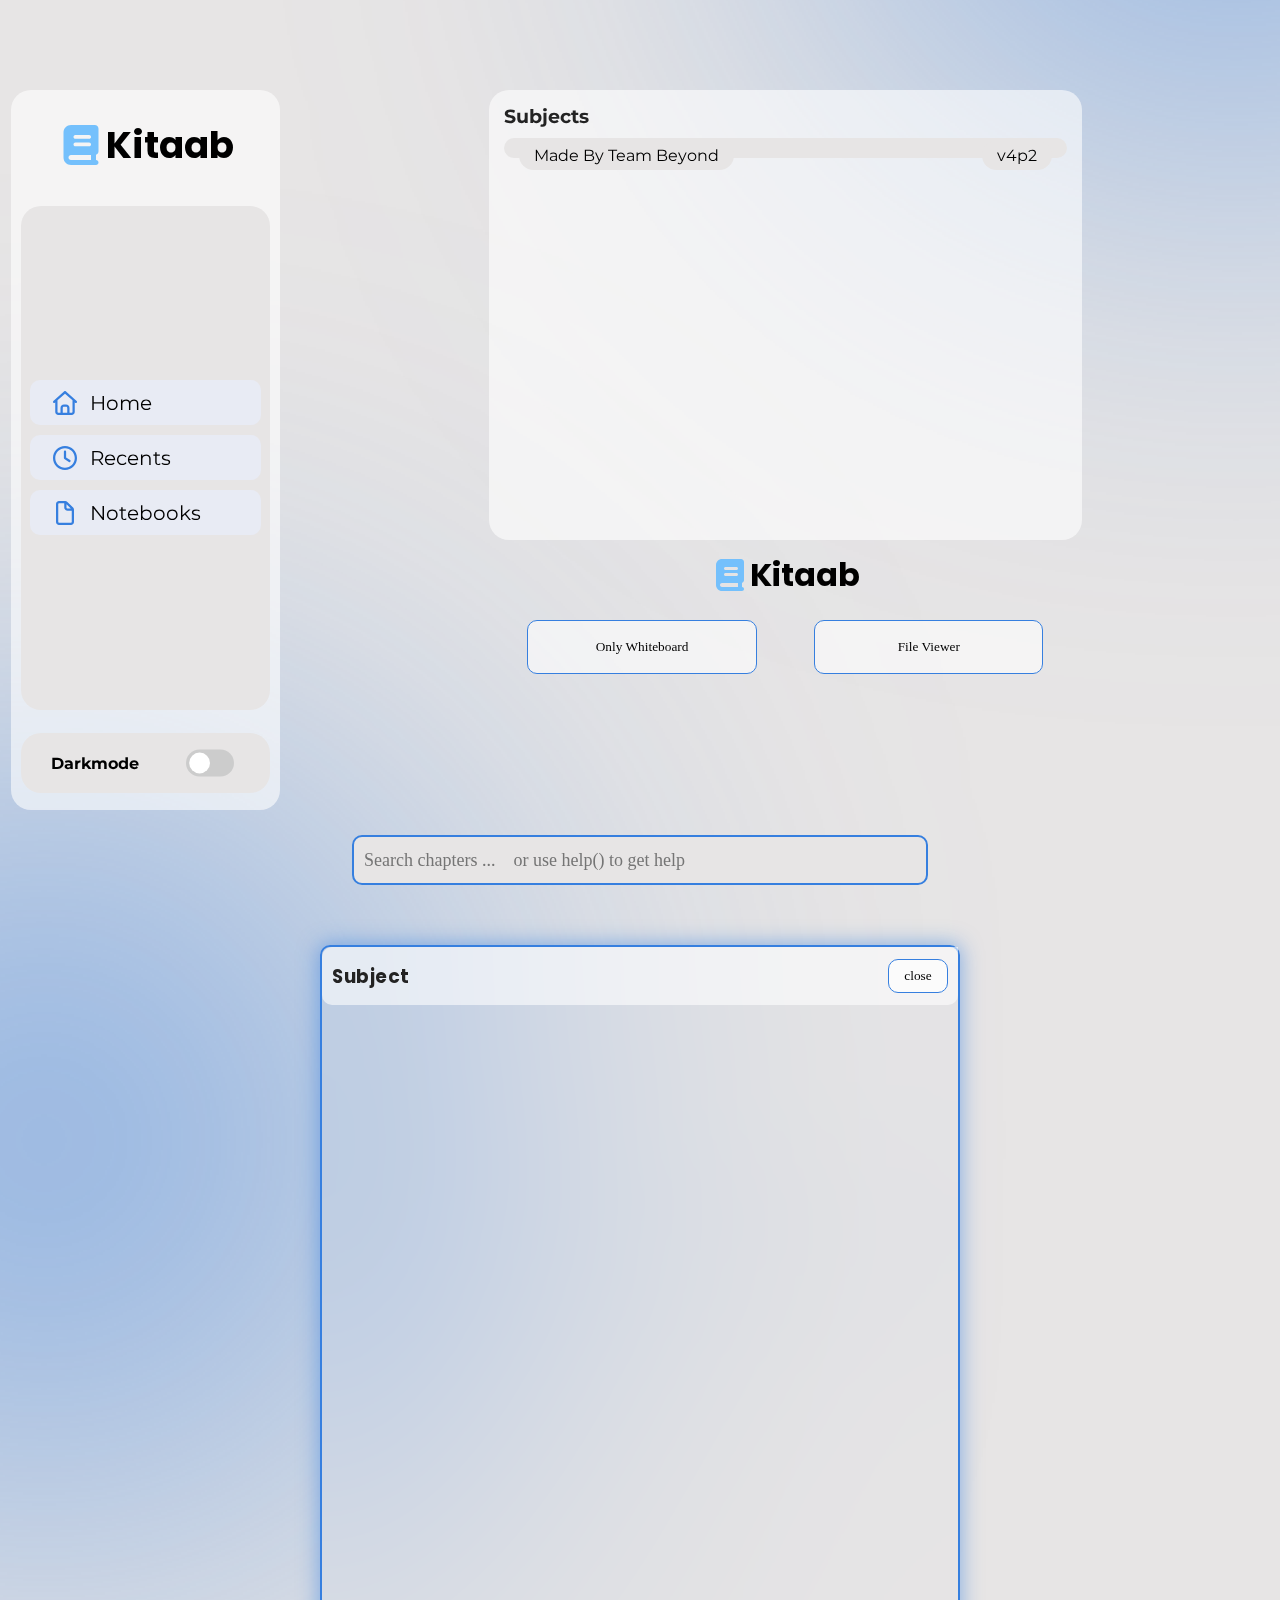
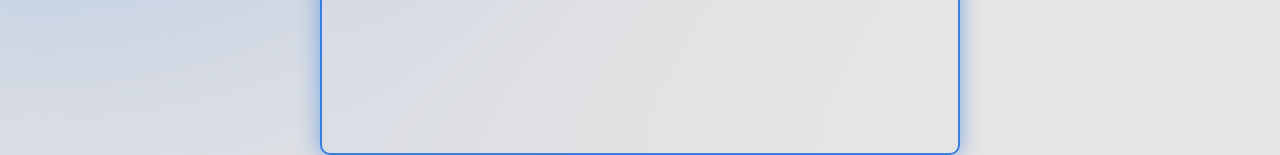
<file: index.html>
<!DOCTYPE html>
<html lang="en">

<head>
    <meta charset="UTF-8">
    <meta name="viewport" content="width=device-width, initial-scale=1.0">
    <title>Kitaab</title>
    <link rel="stylesheet" href="./index.css">
</head>

<body>
    <div class="ball ball1"></div>
    <div class="ball ball2"></div>
    <section class="nav">
        <nav>
            <header>
                <img src="./media/logo.svg">
                <h2>Kitaab</h2>
            </header>
            <ul>
                <li><a href="#"><img src="./media/home.svg" />Home</a></li>
                <li><a href="#"><img src="./media/recents.svg" />Recents</a></li>
                <li><a href="./notebook/notebook.html"><img src="./media/notebook.svg" />Notebooks</a></li>
            </ul>
            <div class="settings">
                <b><label for="toggleDarkMode">Darkmode </label></b>
                <label class="switch">
                    <input type="checkbox" id="toggleDarkMode">
                    <span class="slider round"></span>
                </label>
            </div>
        </nav>
    </section>
    <div class="chapterLists">
        <div class="headder">
            <h3>Subject </h3>
            <button class="closeList">close</button>
        </div>
        <div class="chapterListsContainer">

        </div>
    </div>
    <section class="main">
        <div class="subjects">
            <h3>Subjects </h3>
            <div class="books">
<!--  -->
            </div>
            <div class="credits">
                <p>Made By Team Beyond</p>
                <p>v4p2</p>
            </div>
        </div>
        <div class="branding">
            <img src="./media/logo.svg">
            <h1>Kitaab</h1>
        </div>
        <div class="buttons">
            <a href="./whiteboard.html" target="_blank"><button>Only Whiteboard</button></a>
            <a href="./file-viewer.html" target="_blank"><button>File Viewer</button></a>
        </div>
        <div class="suggestionContainer">
            <div class="suggestionInnerContainer">
            </div>
        </div>
        <div class="searchContainer">
            <input class="inputSearch" type="text" placeholder="Search chapters ...    or use help() to get help">
        </div>
    </section>
    <script src="./index.js"></script>
</body>

</html>
</file>
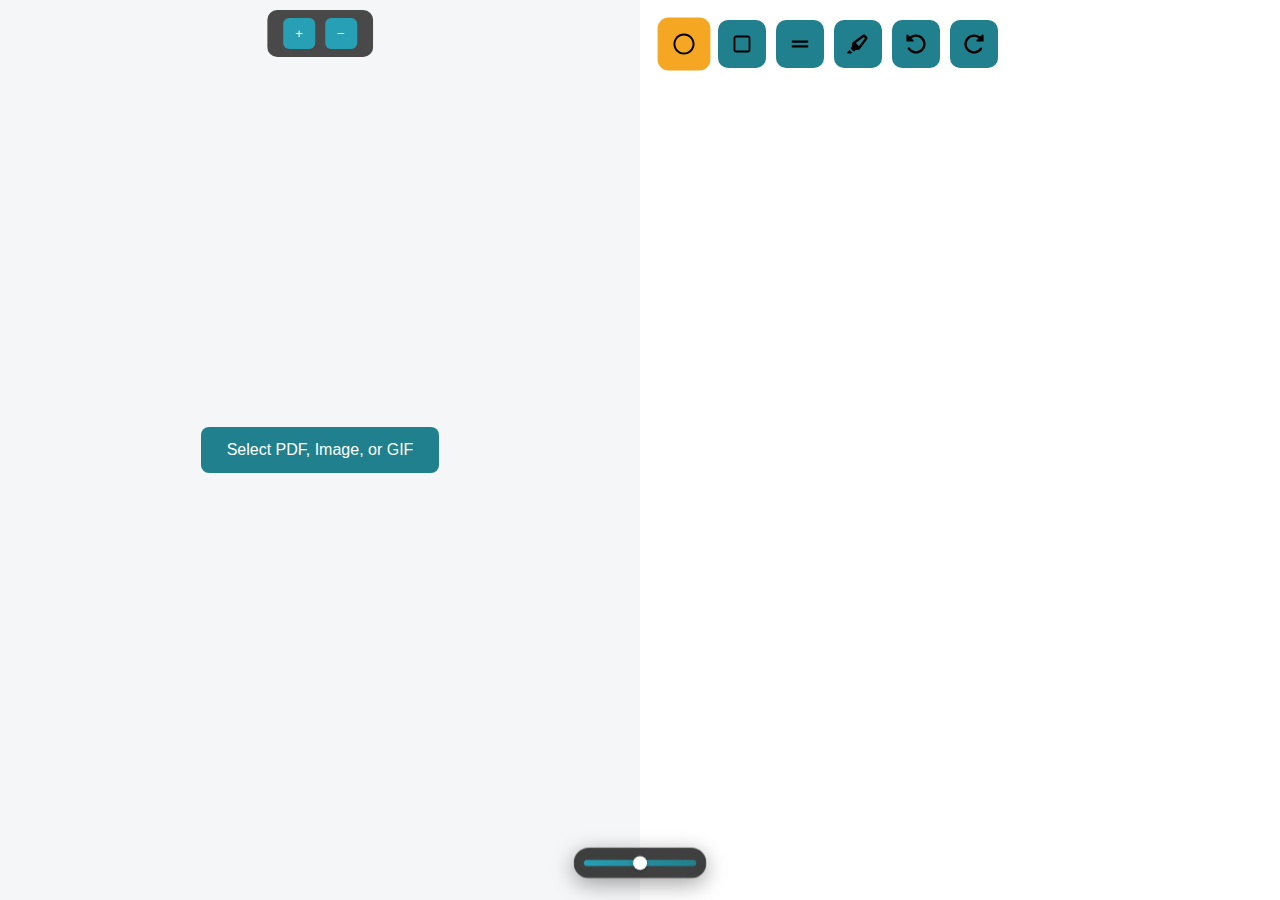
<file: file-viewer.html>
<!DOCTYPE html>
<html lang="en">

<head>
  <meta charset="UTF-8" />
  <meta name="viewport" content="width=device-width, initial-scale=1" />
  <title>Chapter</title>
  <style>
    body,
    html {
      margin: 0;
      padding: 0;
      width: 100%;
      height: 100%;
      overflow: hidden;
      display: flex;
      background: #f4f6f7;
      font-family: "Inter", system-ui, sans-serif;
    }

    .fileDiv {
      border: none;
      height: 100vh;
      width: 50vw;
      z-index: 1;
      transition: all 0.3s ease;

    }

    .whiteboard {
      width: 50vw;
      height: 100vh;
      background: #fff;
      position: absolute;
      right: 0;
      overflow: hidden;
      /* removed transition */
      z-index: 5;
      transition: all 0.3s ease;
    }

    /* ===== Floating Range Widget ===== */
    .rangeContainer {
      position: absolute;
      bottom: 15px;
      left: 50%;
      transform: translateX(-50%) scale(0.7);
      display: flex;
      justify-content: center;
      align-items: center;
      height: 26px;
      flex-direction: column;
      transition: all 0.4s ease;
      z-index: 1000;
      opacity: 1;
      background: rgba(0, 0, 0, 0.75);
      backdrop-filter: blur(12px);
      -webkit-backdrop-filter: blur(12px);
      border-radius: 25px;
      border: 1px solid rgba(255, 255, 255, 0.1);
      box-shadow: 0 8px 32px rgba(0, 0, 0, 0.37);
      color: #fff;
      padding: 8px 14px;
    }

    .rangeContainer.hidden {
      opacity: 0;
      transform: translate(-50%, 120px) scale(0.6);
      pointer-events: none;
      box-shadow: none;
    }

    .rangeContainer:hover {
      width: 500px;
      height: 125px;
      display: flex;
      justify-content: space-between;
      align-items: center;
      transform: translateY(5px) translateX(-50%) scale(0.7);
      padding: 10px;
    }

    .rangeContainer:hover>.divider {
      width: 470px;
      margin: 10px;
      margin-top: 20px;
    }

    .rangeContainer:hover>.divider::-webkit-slider-runnable-track {
      width: 470px;
      height: 25px;
      border-radius: 5px;
    }

    .rangeContainer:hover>.divider::-webkit-slider-thumb {
      width: 7.5px;
      height: 30px;
      margin-top: -2.5px;
      border-radius: 1px;
    }

    .rangeContainer:hover>.ratio-buttons {
      width: 100%;
      display: flex;
      justify-content: space-evenly;
    }

    .rangeContainer:hover>.ratio-buttons button {
      backdrop-filter: blur(12px);
      -webkit-backdrop-filter: blur(12px);
      border-radius: 50px;
      box-shadow: 0 8px 32px rgba(0, 0, 0, 0.37);
      color: #fff;
      background: transparent;
      padding: 20px 25px;
      font-family: "cascadia code";
      font-size: 18px;
    }

    /* Divider Styling */
    .divider {
      appearance: none;
      -webkit-appearance: none;
      width: 160px;
      height: 8px;
      background: #21808d;
      border-radius: 6px;
      outline: none;
      cursor: pointer;
      transition: all 0.4s ease;
      margin: 0 auto;
      display: block;
    }

    .divider::-webkit-slider-runnable-track {
      height: 8px;
      background: linear-gradient(90deg, #27a0b5, #21808d);
      border-radius: 10px;
    }

    .divider::-webkit-slider-thumb {
      -webkit-appearance: none;
      height: 20px;
      width: 20px;
      border-radius: 50%;
      background: #fff;
      margin-top: -6px;
      box-shadow: 0 2px 6px rgba(0, 0, 0, 0.3);
      transition: transform 0.2s ease, background 0.2s ease;
    }

    .divider::-webkit-slider-thumb:hover {
      transform: scale(1.2);
      background: #f5f5f5;
    }

    /* Ratio Buttons */
    .ratio-buttons {
      display: none;
      justify-content: center;
      gap: 12px;
      opacity: 0;
      pointer-events: none;
      transform: translateY(6px) scale(0.92);
      transition: all 0.3s ease;
      margin-left: 12px;
    }

    .rangeContainer:hover .ratio-buttons {
      opacity: 1;
      pointer-events: all;
      transform: translateY(0) scale(1);
      display: flex;
    }

    .ratio-buttons button {
      color: #fff;
      border: none;
      padding: 12px 20px;
      border-radius: 10px;
      font-size: 15px;
      cursor: pointer;
      transition: all 0.25s ease;
      box-shadow: 0 3px 10px rgba(0, 0, 0, 0.25);
    }

    .ratio-buttons button:hover {
      background: #27a0b5;
      transform: scale(1.1);
    }

    /* ==== Tools ==== */
    .tools {
      position: absolute;
      top: 20px;
      left: 20px;
      display: flex;
      flex-direction: row;
      gap: 10px;
      z-index: 30;
    }

    .tools button {
      background: #21808d;
      border: none;
      padding: 12px;
      border-radius: 10px;
      cursor: pointer;
      transition: all 0.25s ease;
      display: flex;
      justify-content: center;
      align-items: center;
    }

    .tools button.active {
      background: #f5a623;
      transform: scale(1.1);
    }

    .tools button:hover {
      background: #27a0b5;
      transform: scale(1.1);
    }

    /* Highlighter menu */
    .tool-with-menu {
      position: relative;
      display: inline-block;
    }

    .highlighter-menu {
      position: absolute;
      top: calc(100% + 8px);
      left: 50%;
      transform: translateX(-50%) translateY(-6px) scale(0.985);
      min-width: 240px;
      opacity: 0;
      pointer-events: none;
      background: rgba(0, 0, 0, 0.65);
      backdrop-filter: blur(10px);
      -webkit-backdrop-filter: blur(10px);
      border-radius: 12px;
      border: 1px solid rgba(255, 255, 255, 0.08);
      box-shadow: 0 10px 30px rgba(0, 0, 0, 0.35);
      padding: 10px 14px;
      z-index: 2000;
      transition: opacity 190ms ease, transform 230ms cubic-bezier(.2,.9,.3,1);
    }

    /* show via class so JS can control linger and animation */
    .tool-with-menu.open .highlighter-menu,
    .tool-with-menu.animating .highlighter-menu,
    /* also show on CSS hover so the menu appears when hovering the button */
    .tool-with-menu:hover .highlighter-menu {
      opacity: 1;
      pointer-events: auto;
      transform: translateX(-50%) translateY(0) scale(1);
    }


    .highlighter-menu .controls {
      display: flex;
      gap: 8px;
      align-items: center;
    }

    .highlighter-color {
      width: 38px;
      height: 30px;
      border: 0;
      padding:0;
      background: none;
      border-radius:10px;
    }

    .hl-size {
      width: 150px;
    }

    /* Brush size range mimics the main divider look */
    .hl-size[type="range"] {
      appearance: none;
      -webkit-appearance: none;
      height: 8px;
      background: #21808d;
      border-radius: 6px;
    }

    .hl-size[type="range"]::-webkit-slider-runnable-track {
      height:   8px;
      background: linear-gradient(90deg, #27a0b5, #21808d);
      border-radius: 10px;
    }

    .hl-size[type="range"]::-webkit-slider-thumb {
      -webkit-appearance: none;
      height: 20px;
      width: 7.5px;
      border-radius:1px;
      background: #fff;
      margin-top: -6px;
      box-shadow: 0 2px 6px rgba(0, 0, 0, 0.3);
    }

    /* Show the selected highlighter color only when active/hover/open */
    .tool-with-menu {
      --hl-color: #ffe34d;
    }

    .tool-with-menu.open>button,
    .tool-with-menu:hover>button,
    .tool-with-menu>button.active {
      background: var(--hl-color);
    }

    .tools button img {
      width: 24px;
      height: 24px;
    }

    canvas {
      position: absolute;
      top: 0;
      left: 0;
      width: 100%;
      height: 100%;
      user-select: none;
    }

    #highlightCanvas {
      z-index: 1;
      width: 100%;
      height: 100%;
    }

    #shapeCanvas {
      z-index: 2;
      width: 100%;
      height: 100%;
    }

    #previewCanvas {
      z-index: 3;
      pointer-events: none;
      width: 100%;
      height: 100%;
    }
  </style>
</head>

<body>
  <div class="rangeContainer">
    <input type="range" class="divider" min="0" max="100" value="50" />
    <div class="ratio-buttons">
      <button data-ratio="25">1:3</button>
      <button data-ratio="33">1:2</button>
      <button data-ratio="50">1:1</button>
      <button data-ratio="66">2:1</button>
      <button data-ratio="75">3:1</button>
    </div>
  </div>

  <div class="fileDiv" id="fileDiv" style="position: relative;">
    <div id="fileInputContainer" style="display:flex;justify-content:center;align-items:center;height:100%;">
      <input type="file" id="fileInput" accept=".pdf,image/*" style="display:none;">
      <label for="fileInput" id="fileInputLabel" style="
        background:#21808d;
        color:white;
        padding:14px 26px;
        border-radius:8px;
        cursor:pointer;
        font-size:16px;
        font-family:'Inter',sans-serif;
        transition:all 0.3s ease;">
        Select PDF, Image, or GIF
      </label>
    </div>

    <!-- Hidden ribbon, shown only for images -->
    <div id="imgRibbon" style="
      display:none;
      position:absolute;
      top:10px;
      left:50%;
      transform: translateX(-50%);
      background:rgba(0,0,0,0.7);
      backdrop-filter:blur(8px);
      color:white;
      padding:8px 16px;
      border-radius:10px;
      z-index:10;
      font-family:'Inter',sans-serif;
      display:flex;
      gap:10px;
      align-items:center;">
      <button id="zoomInBtn" style="background:#27a0b5;border:none;padding:8px 12px;border-radius:6px;color:white;cursor:pointer;">+</button>
      <button id="zoomOutBtn" style="background:#27a0b5;border:none;padding:8px 12px;border-radius:6px;color:white;cursor:pointer;">−</button>
    </div>
  </div>


  <div class="whiteboard">
    <div class="tools">
      <button data-tool="circle" class="active"><img src="./media/circle-regular-full (1).svg" alt="Circle" /></button>
      <button data-tool="square"><img src="./media/square-regular-full.svg" alt="Square" /></button>
      <button data-tool="line"><img src="./media/grip-lines-solid-full.svg" alt="Line" /></button>
      <span class="tool-with-menu">
        <button data-tool="highlighter" id="hlBtn"><img src="./media/highlighter-solid-full.svg" alt="Highlighter" /></button>
        <div class="highlighter-menu" id="hlMenu">
          <div class="controls">
            <input type="color" id="hlColor" class="highlighter-color" value="#ffe34d" />
            <input type="range" id="hlSize" class="hl-size" min="4" max="60" value="18" />
          </div>  
        </div>
      </span>
      <button id="undoBtn"><img src="./media/rotate-left-solid-full.svg" alt="Undo" /></button>
      <button id="redoBtn"><img src="./media/rotate-right-solid-full.svg" alt="Redo" /></button>
    </div>
    <canvas id="highlightCanvas"></canvas>
    <canvas id="shapeCanvas" width="100%" , height="100%"></canvas>
    <canvas id="previewCanvas"></canvas>
  </div>

  <script>

    // === Divider Logic ===
    const divider = document.querySelector(".divider");
    const pdf = document.querySelector(".fileDiv");
    const whiteboard = document.querySelector(".whiteboard");
    const canvas = document.querySelectorAll("canvas");
    const rangeContainer = document.querySelector(".rangeContainer");

    function updateSplit(value) {
      const percent = parseFloat(value);
      pdf.style.width = `${percent}vw`;
      whiteboard.style.width = `${100 - percent}vw`;
      canvas.forEach(c => c.style.width = `${100 - percent}vw`);
      resizeCanvases();
    }

    divider.addEventListener("input", () => updateSplit(divider.value));

    document.querySelectorAll(".ratio-buttons button").forEach(btn => {
      btn.addEventListener("click", () => {
        const value = parseInt(btn.dataset.ratio);
        divider.value = value;
        updateSplit(value);
      });
    });

    // === Inactivity Fade ===
    let inactivityTimer;
    function hideWidget() {
      rangeContainer.classList.add("hidden");
    }
    function showWidget() {
      rangeContainer.classList.remove("hidden");
      clearTimeout(inactivityTimer);
      inactivityTimer = setTimeout(hideWidget, 4000);
    }
    ["pointermove", "pointerdown", "keydown"].forEach(e =>
      window.addEventListener(e, showWidget)
    );
    const highlightCanvas = document.getElementById("highlightCanvas");
    const shapeCanvas = document.getElementById("shapeCanvas");
    const previewCanvas = document.getElementById("previewCanvas");

    const highlightCtx = highlightCanvas.getContext("2d");
    const shapeCtx = shapeCanvas.getContext("2d");
    const previewCtx = previewCanvas.getContext("2d");

    let drawing = false,
      startX = 0,
      startY = 0,
      currentTool = "circle";

    let history = [],
      redoStack = [];

    function resizeCanvases() {
      const w = whiteboard.clientWidth;
      const h = whiteboard.clientHeight;

      // Set actual pixel size (not just CSS)
      [highlightCanvas, shapeCanvas, previewCanvas].forEach(c => {
        c.width = w;
        c.height = h;
        c.style.width = w + "px";
        c.style.height = h + "px";
      });

      restoreHistory();
    }

    window.addEventListener("resize", resizeCanvases);
    resizeCanvases();

    function saveState() {
      const combined = document.createElement("canvas");
      combined.width = shapeCanvas.width;
      combined.height = shapeCanvas.height;
      const ctx = combined.getContext("2d");
      ctx.drawImage(highlightCanvas, 0, 0);
      ctx.drawImage(shapeCanvas, 0, 0);
      history.push(combined.toDataURL());
      redoStack = [];
      if (history.length > 100) history.shift();
    }

    function restoreHistory() {
      clearAll();
      if (!history.length) return;
      const img = new Image();
      img.onload = () => {
        shapeCtx.drawImage(img, 0, 0, shapeCanvas.width, shapeCanvas.height);
      };
      img.src = history[history.length - 1];
    }

    function clearAll() {
      [highlightCtx, shapeCtx, previewCtx].forEach(ctx =>
        ctx.clearRect(0, 0, shapeCanvas.width, shapeCanvas.height)
      );
    }

    // === Tool selection ===
    document.querySelectorAll(".tools button[data-tool]").forEach(btn => {
      btn.addEventListener("click", () => {
        currentTool = btn.dataset.tool;
        document.querySelectorAll(".tools button[data-tool]").forEach(b =>
          b.classList.remove("active")
        );
        btn.classList.add("active");
      });
    });

    // === Undo / Redo ===
    document.getElementById("undoBtn").addEventListener("click", () => {
      if (history.length > 1) {
        redoStack.push(history.pop());
        restoreHistory();
      }
    });

    document.getElementById("redoBtn").addEventListener("click", () => {
      if (redoStack.length) {
        history.push(redoStack.pop());
        restoreHistory();
      }
    });

    let isFreehand = false;

    // Pointer-based handlers are used (pointerdown/pointermove/pointerup) for touch/pen/mouse.
    let activePointerId = null;

    // highlighter controls
    const hlBtn = document.getElementById('hlBtn');
    const hlMenu = document.getElementById('hlMenu');
    const hlColor = document.getElementById('hlColor');
    const hlSize = document.getElementById('hlSize');
    // updateHlButton previously set an inline background on the button.
    // We use the CSS variable (--hl-color) instead and let CSS show the
    // color only when the wrapper is hovered/active/open. No inline style.
    // Toggle menu on click (helpful for touch devices)
    hlBtn.addEventListener('click', (ev) => {
      const wrapper = hlBtn.closest('.tool-with-menu');
      wrapper.classList.toggle('open');
      ev.stopPropagation();
    });
    // close menu when clicking outside
    document.addEventListener('click', (ev) => {
      if (!ev.target.closest('.tool-with-menu')) document.querySelectorAll('.tool-with-menu.open').forEach(w => w.classList.remove('open'));
    });

    // Apply CSS variable for selected color so button shows color only when active/hover
    function setHlCssVar() {
      const wrapper = hlBtn.closest('.tool-with-menu');
      wrapper.style.setProperty('--hl-color', hlColor.value);
    }
    setHlCssVar();
    hlColor.addEventListener('input', setHlCssVar);

    // delayed hide when leaving the highlighter area (linger 1s)
    let hlLeaveTimer = null;
    const hlWrapper = hlBtn.closest('.tool-with-menu');
    hlWrapper.addEventListener('mouseleave', () => {
      hlLeaveTimer = setTimeout(() => hlWrapper.classList.remove('open'), 1000);
    });
    hlWrapper.addEventListener('mouseenter', () => {
      if (hlLeaveTimer) { clearTimeout(hlLeaveTimer); hlLeaveTimer = null; }
    });


    whiteboard.addEventListener('pointerdown', e => {
      // ignore interactions with UI
      if (e.target.closest('button, img, input, .ratio-buttons')) return;
      drawing = true;
      isFreehand = currentTool === 'highlighter';
      const rect = whiteboard.getBoundingClientRect();
      startX = e.clientX - rect.left;
      startY = e.clientY - rect.top;
      activePointerId = e.pointerId;
      if (whiteboard.setPointerCapture) whiteboard.setPointerCapture(activePointerId);

      if (isFreehand) {
        highlightCtx.lineCap = 'round';
        highlightCtx.lineJoin = 'round';
        highlightCtx.strokeStyle = hlColor.value || '#ffe34d';
        highlightCtx.lineWidth = parseInt(hlSize.value || 18);
        highlightCtx.globalAlpha = 0.32;
        highlightCtx.beginPath();
        highlightCtx.moveTo(startX, startY);
      }
    });

    whiteboard.addEventListener('pointermove', e => {
      if (!drawing || e.pointerId !== activePointerId) return;
      const rect = whiteboard.getBoundingClientRect();
      const currentX = e.clientX - rect.left;
      const currentY = e.clientY - rect.top;
      previewCtx.clearRect(0, 0, previewCanvas.width, previewCanvas.height);

      if (isFreehand) {
        highlightCtx.lineTo(currentX, currentY);
        highlightCtx.stroke();
      } else {
        drawShape(previewCtx, startX, startY, currentX, currentY, currentTool);
      }
    });

    function finishPointerDrawing(e) {
      if (!drawing) return;
      // if event has pointerId ensure it matches
      if (e && e.pointerId && e.pointerId !== activePointerId) return;
      drawing = false;
      if (activePointerId && whiteboard.releasePointerCapture) {
        try { whiteboard.releasePointerCapture(activePointerId); } catch (err) { }
      }
      activePointerId = null;
      previewCtx.clearRect(0, 0, previewCanvas.width, previewCanvas.height);
      const rect = whiteboard.getBoundingClientRect();
      const endX = e ? e.clientX - rect.left : startX;
      const endY = e ? e.clientY - rect.top : startY;

      if (!isFreehand) drawShape(shapeCtx, startX, startY, endX, endY, currentTool);
      saveState();
    }

    whiteboard.addEventListener('pointerup', finishPointerDrawing);
    whiteboard.addEventListener('pointercancel', finishPointerDrawing);
    window.addEventListener('pointerup', finishPointerDrawing);

    function drawShape(ctx, x1, y1, x2, y2, tool) {
      ctx.lineWidth = 2;
      ctx.strokeStyle = "#000";
      ctx.beginPath();

      if (tool === "circle") {
        const r = Math.sqrt((x2 - x1) ** 2 + (y2 - y1) ** 2);
        ctx.arc(x1, y1, r, 0, Math.PI * 2);
      } else if (tool === "square") {
        ctx.rect(x1, y1, x2 - x1, y2 - y1);
      } else if (tool === "line") {
        ctx.moveTo(x1, y1);
        ctx.lineTo(x2, y2);
      }
      ctx.stroke();
    }

    // Ensure history has an initial blank state
    if (!history.length) {
      const empty = document.createElement('canvas');
      empty.width = shapeCanvas.width;
      empty.height = shapeCanvas.height;
      history.push(empty.toDataURL());
    }
    saveState();

    // Now that canvases exist and initial state is saved, set initial split
    updateSplit(divider.value);

       // === File Loader (extended with image zoom ribbon) ===
    const fileDiv = document.getElementById("fileDiv");
    const fileInput = document.getElementById("fileInput");
    const imgRibbon = document.getElementById("imgRibbon");
    let zoomLevel = 1;
    let currentImg = null;

    fileInput.addEventListener("change", (e) => {
      const file = e.target.files[0];
      if (!file) return;
      const fileURL = URL.createObjectURL(file);
      const ext = file.name.split('.').pop().toLowerCase();

      let content = "";

      if (["png", "jpg", "jpeg", "gif", "bmp", "webp"].includes(ext)) {
        content = `
          <div id="imgContainer" style="width:100%;height:100%;overflow:auto;position:relative;">
            <img id="displayedImg" src="${fileURL}" 
              style="display:block;margin:auto;max-width:100%;max-height:100%;transform-origin:center center;">
          </div>`;
        imgRibbon.style.display = "flex";
      } else if (ext === "pdf") {
        content = `<iframe src="${fileURL}" style="width:100%;height:100%;border:none;"></iframe>`;
        imgRibbon.style.display = "none";
      } else {
        content = `<p style="font-family:sans-serif;color:#444;text-align:center;">Unsupported file type: ${ext}</p>`;
        imgRibbon.style.display = "none";
      }

      fileDiv.innerHTML = content;
      if (["png", "jpg", "jpeg", "gif", "bmp", "webp"].includes(ext)) {
        fileDiv.appendChild(imgRibbon); // keep ribbon on top
        currentImg = fileDiv.querySelector("#displayedImg");
        zoomLevel = 1;
        currentImg.style.transform = `scale(${zoomLevel})`;
      }

      updateSplit(divider.value);
    });

    // === Zoom Buttons ===
    document.getElementById("zoomInBtn").addEventListener("click", () => {
      if (!currentImg) return;
      zoomLevel = Math.min(zoomLevel + 0.25, 5);
      currentImg.style.transform = `scale(${zoomLevel})`;
    });

    document.getElementById("zoomOutBtn").addEventListener("click", () => {
      if (!currentImg) return;
      zoomLevel = Math.max(zoomLevel - 0.25, 0.5);
      currentImg.style.transform = `scale(${zoomLevel})`;
    });

  </script>
</body>

</html>
</file>
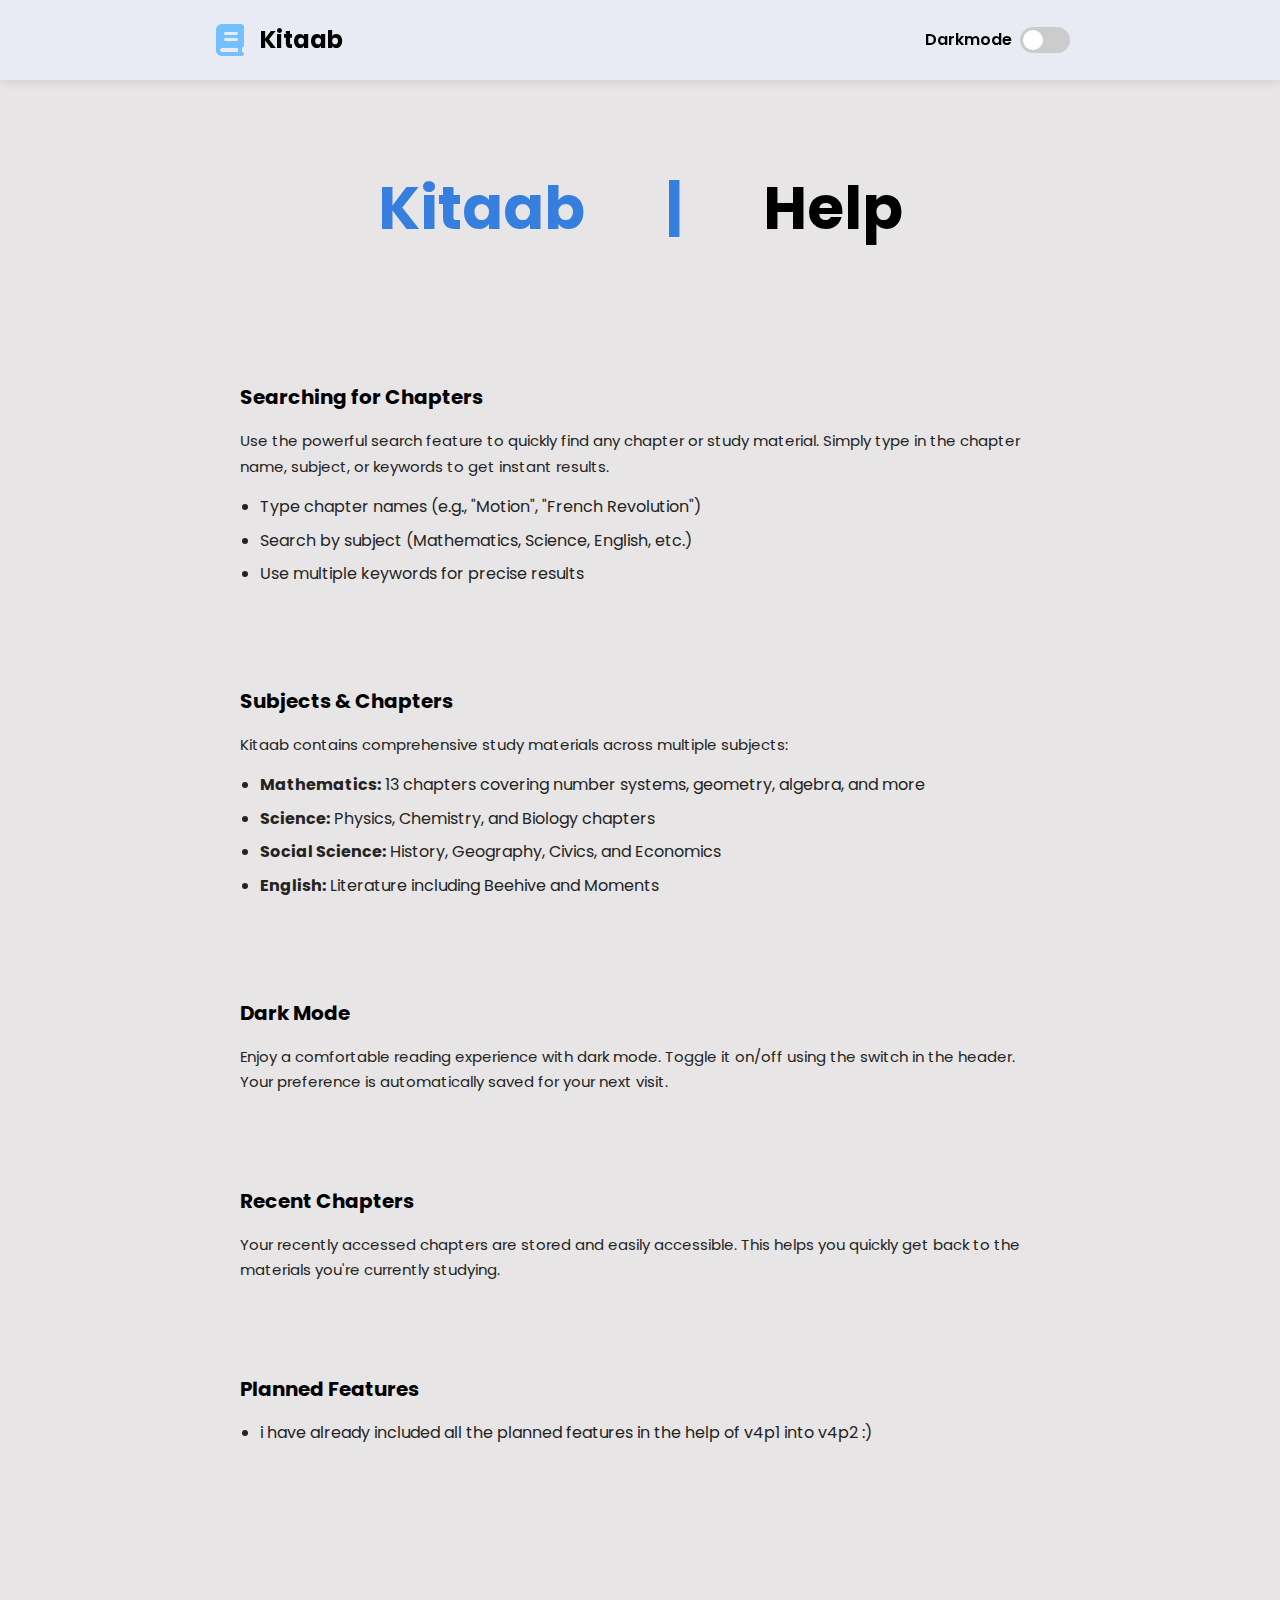
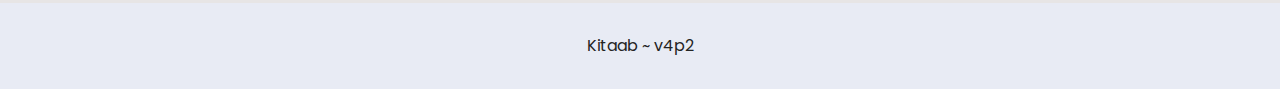
<file: help.html>
<!DOCTYPE html>
<html lang="en">

<head>
    <meta charset="UTF-8">
    <meta name="viewport" content="width=device-width, initial-scale=1.0">
    <title>Kitaab | Help</title>
    <style>
        @import url('https://fonts.googleapis.com/css2?family=Montserrat:ital,wght@0,100..900;1,100..900&family=Poppins:ital,wght@0,100;0,200;0,300;0,400;0,500;0,600;0,700;0,800;0,900;1,100;1,200;1,300;1,400;1,500;1,600;1,700;1,800;1,900&display=swap');

        :root {
            --accent: rgb(54, 127, 223);
            --accent-hover: #3d91ff;
            --bg: #e7e5e5ff;
            --text: #000;
            --muted: #232323;
            --translucentbg: rgba(255, 255, 255, 0.590);
            --itemsbg: rgb(232, 235, 244);
            --transition: 0.25s ease;
            --border: #d0d0d0;
        }

        * {
            margin: 0;
            padding: 0;
            box-sizing: border-box;
        }

        body {
            background: var(--bg);
            color: var(--text);
            font-family: "Poppins", sans-serif;
            line-height: 1.6;
            transition: background var(--transition), color var(--transition);
        }

        /* Header */
        header {
            background: var(--itemsbg);
            padding: 20px 0;
            position: sticky;
            top: 0;
            z-index: 100;
            box-shadow: 0 2px 10px rgba(0, 0, 0, 0.1);
            transition: background var(--transition);
        }

        .header-content {
            max-width: 900px;
            margin: 0 auto;
            padding: 0 20px;
            display: flex;
            justify-content: space-between;
            align-items: center;
        }

        .branding {
            display: flex;
            align-items: center;
            gap: 10px;
            cursor: pointer;
        }

        .branding img {
            width: 40px;
            height: 40px;
        }

        .branding h1 {
            font-size: 24px;
            font-weight: 700;
        }

        .header-controls {
            display: flex;
            gap: 15px;
            align-items: center;
        }

        .back-btn {
            background: var(--accent);
            color: white;
            border: none;
            padding: 10px 20px;
            border-radius: 10px;
            cursor: pointer;
            font-family: "Poppins", sans-serif;
            font-weight: 600;
            transition: background var(--transition);
        }

        .back-btn:hover {
            background: var(--accent-hover);
        }

        /* Dark Mode Toggle */
        .switch {
            position: relative;
            display: inline-block;
            width: 50px;
            height: 26px;
        }

        .switch input {
            opacity: 0;
            width: 0;
            height: 0;
        }

        .slider {
            position: absolute;
            cursor: pointer;
            top: 0;
            left: 0;
            right: 0;
            bottom: 0;
            background-color: #ccc;
            transition: var(--transition);
            border-radius: 26px;
        }

        .slider:before {
            position: absolute;
            content: "";
            height: 20px;
            width: 20px;
            left: 3px;
            bottom: 3px;
            background-color: white;
            transition: var(--transition);
            border-radius: 50%;
        }

        input:checked+.slider {
            background-color: var(--accent);
        }

        input:checked+.slider:before {
            transform: translateX(24px);
        }

        /* Main Content */
        main {
            max-width: 900px;
            margin: 0 auto;
            padding: 40px 20px;
        }

        .intro-section {
            padding: 40px;
            border-radius: 20px;
            margin-bottom: 40px;
            transition: background var(--transition);
            display: flex;
            justify-content: center;
            align-items: center;
        }

        .intro-section h2 {
            font-size: 60px;
            margin-bottom: 15px;
            color: var(--accent);
        }

        .intro-section p {
            font-size: 16px;
            color: var(--muted);
            line-height: 1.8;
        }

        /* Articles */
        .articles-grid {
            display: grid;
            gap: 30px;
            margin-bottom: 40px;
        }

        .article {
            background: var(--bg);
            padding: 30px;
            border-radius: 15px;
            transition: all var(--transition);
        }

        .article:hover {
            transform: translateY(-5px);
            box-shadow: 0 10px 25px rgba(0, 0, 0, 0.1);
        }

        .article-header {
            display: flex;
            align-items: center;
            gap: 15px;
            margin-bottom: 15px;
        }

        .article-icon {
            width: 40px;
            height: 40px;
            background: var(--accent);
            border-radius: 10px;
            display: flex;
            align-items: center;
            justify-content: center;
            color: white;
            font-size: 24px;
        }

        .article h3 {
            font-size: 20px;
            margin: 0;
            color: var(--text);
        }

        .article p {
            color: var(--muted);
            font-size: 15px;
            line-height: 1.7;
            margin: 15px 0 0 0;
        }

        .article ul,
        .article ol {
            margin: 15px 0 0 20px;
            color: var(--muted);
        }

        .article li {
            margin: 8px 0;
            line-height: 1.6;
        }

        /* Footer */
        footer {
            background: var(--itemsbg);
            padding: 30px;
            text-align: center;
            color: var(--muted);
            margin-top: 40px;
            transition: background var(--transition);
        }

        /* Dark Mode */
        body.dark-mode {
            --muted: #a8a8a8;
            --itemsbg: #2d2d2d;
            --translucentbg: rgba(26, 26, 26, 0.590);
            --bg: #000;
            --text: #ffffff;
            --border: #444;
        }

        @media (max-width: 768px) {
            .header-content {
                flex-direction: column;
                gap: 15px;
            }

            main {
                padding: 20px 15px;
            }

            .intro-section,
            .faq-section {
                padding: 25px;
            }

            .intro-section h2 {
                font-size: 24px;
            }

            .faq-section h2 {
                font-size: 22px;
            }
        }
    </style>
</head>

<body>
    <header>
        <div class="header-content">
            <div class="branding" onclick="window.history.back()">
                <img src="./media/logo.svg" alt="Kitaab">
                <h1>Kitaab</h1>
            </div>
            <div class="header-controls">
                <label style="display: flex; align-items: center; gap: 8px; font-weight: 600;">
                    Darkmode
                    <label class="switch">
                        <input type="checkbox" id="toggleDarkMode">
                        <span class="slider"></span>
                    </label>
                </label>
            </div>
        </div>
    </header>

    <main>
        <div class="intro-section">
            <h2 style="margin-right:80px;">Kitaab</h2>
            <h2>|</h2>
            <h2 style="color:var(--text); margin-left:80px;">Help</h2>
        </div>

        <div class="articles-grid">
            <div class="article">
                <div class="article-header">
                    <h3>Searching for Chapters</h3>
                </div>
                <p>Use the powerful search feature to quickly find any chapter or study material. Simply type in the
                    chapter name, subject, or keywords to get instant results.</p>
                <ul>
                    <li>Type chapter names (e.g., "Motion", "French Revolution")</li>
                    <li>Search by subject (Mathematics, Science, English, etc.)</li>
                    <li>Use multiple keywords for precise results</li>
                </ul>
            </div>

            <div class="article">
                <div class="article-header">
                    <h3>Subjects & Chapters</h3>
                </div>
                <p>Kitaab contains comprehensive study materials across multiple subjects:</p>
                <ul>
                    <li><strong>Mathematics:</strong> 13 chapters covering number systems, geometry, algebra, and more
                    </li>
                    <li><strong>Science:</strong> Physics, Chemistry, and Biology chapters</li>
                    <li><strong>Social Science:</strong> History, Geography, Civics, and Economics</li>
                    <li><strong>English:</strong> Literature including Beehive and Moments</li>
                </ul>
            </div>

            <div class="article">
                <div class="article-header">
                    <h3>Dark Mode</h3>
                </div>
                <p>Enjoy a comfortable reading experience with dark mode. Toggle it on/off using the switch in the
                    header. Your preference is automatically saved for your next visit.</p>
            </div>

            <div class="article">
                <div class="article-header">
                    <h3>Recent Chapters</h3>
                </div>
                <p>Your recently accessed chapters are stored and easily accessible. This helps you quickly get back to
                    the materials you're currently studying.</p>
            </div>

            <div class="article">
                <div class="article-header">
                    <h3>Planned Features</h3>
                </div>
                <ul>
                    <li>i have already included all the planned features in the help of v4p1 into v4p2 :)</li>
                </ul>
            </div>
    </main>

    <footer>
        <p>Kitaab ~ v4p2</p>
    </footer>

    <script>
        const toggleDarkMode = document.getElementById('toggleDarkMode');
        const body = document.body;

        // Check for saved dark mode preference
        const isDarkMode = localStorage.getItem('darkMode') === 'true';
        if (isDarkMode) {
            toggleDarkMode.checked = true;
            body.classList.add('dark-mode');
        }

        toggleDarkMode.addEventListener('change', () => {
            if (toggleDarkMode.checked) {
                body.classList.add('dark-mode');
                localStorage.setItem('darkMode', 'true');
            } else {
                body.classList.remove('dark-mode');
                localStorage.setItem('darkMode', 'false');
            }
        });

        // FAQ Toggle functionality
        document.querySelectorAll('.faq-question').forEach(question => {
            question.addEventListener('click', () => {
                const faqItem = question.parentElement;
                faqItem.classList.toggle('active');
            });
        });
    </script>
</body>

</html>
</file>
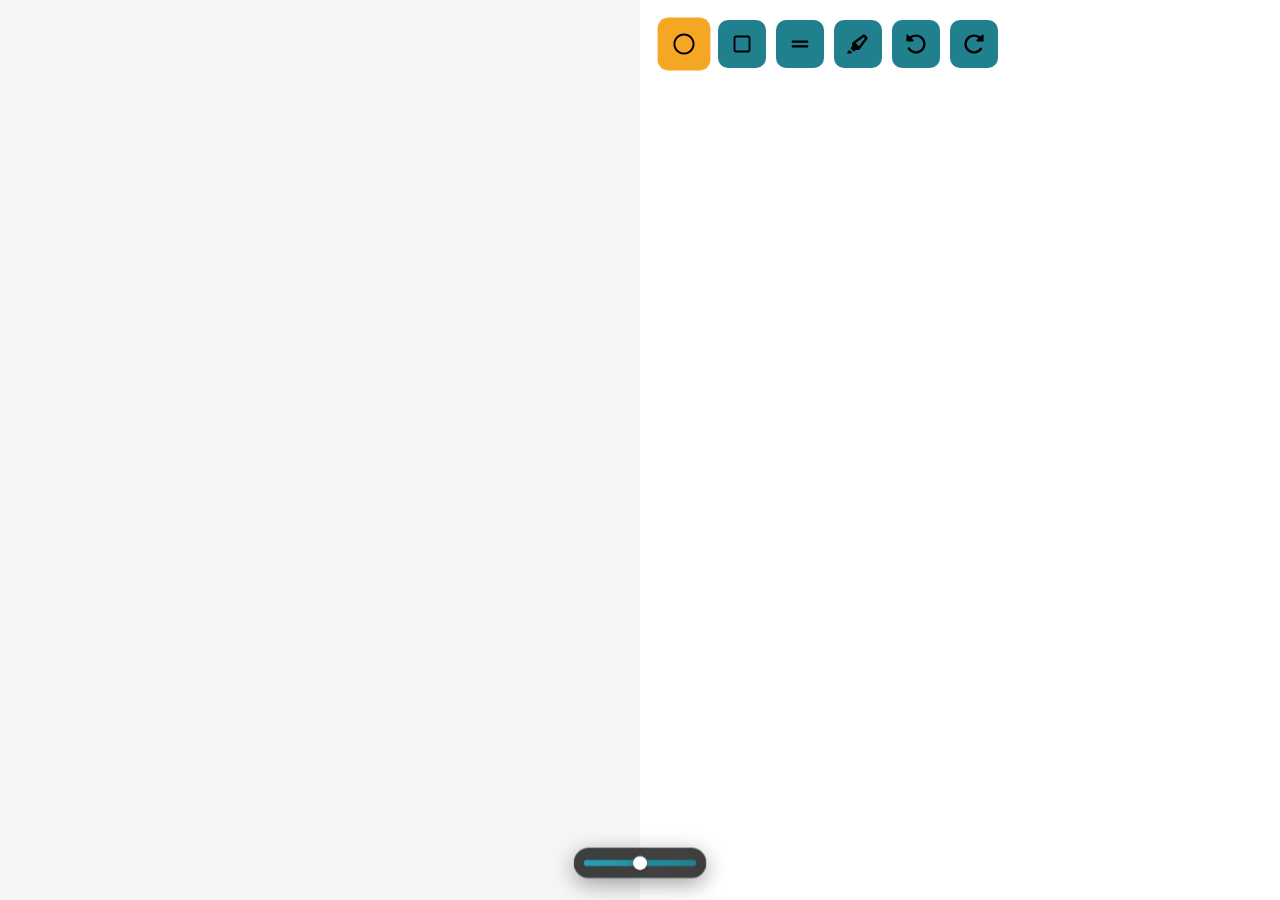
<file: pdf-viewer.html>
<!DOCTYPE html>
<html lang="en">

<head>
  <meta charset="UTF-8" />
  <meta name="viewport" content="width=device-width, initial-scale=1" />
  <title>Chapter</title>
  <style>
    body,
    html {
      margin: 0;
      padding: 0;
      width: 100%;
      height: 100%;
      overflow: hidden;
      display: flex;
      background: #f4f6f7;
      font-family: "Inter", system-ui, sans-serif;
    }

    iframe {
      border: none;
      height: 100vh;
      width: 50vw;
      z-index: 1;
      transition: all 0.3s ease;

    }

    .whiteboard {
      width: 50vw;
      height: 100vh;
      background: #fff;
      position: absolute;
      right: 0;
      overflow: hidden;
      /* removed transition */
      z-index: 5;
      transition: all 0.3s ease;
    }

    /* ===== Floating Range Widget ===== */
    .rangeContainer {
      position: absolute;
      bottom: 15px;
      left: 50%;
      transform: translateX(-50%) scale(0.7);
      display: flex;
      justify-content: center;
      align-items: center;
      height: 26px;
      flex-direction: column;
      transition: all 0.4s ease;
      z-index: 1000;
      opacity: 1;
      background: rgba(0, 0, 0, 0.75);
      backdrop-filter: blur(12px);
      -webkit-backdrop-filter: blur(12px);
      border-radius: 25px;
      border: 1px solid rgba(255, 255, 255, 0.1);
      box-shadow: 0 8px 32px rgba(0, 0, 0, 0.37);
      color: #fff;
      padding: 8px 14px;
    }

    .rangeContainer.hidden {
      opacity: 0;
      transform: translate(-50%, 120px) scale(0.6);
      pointer-events: none;
      box-shadow: none;
    }

    .rangeContainer:hover {
      width: 500px;
      height: 125px;
      display: flex;
      justify-content: space-between;
      align-items: center;
      transform: translateY(5px) translateX(-50%) scale(0.7);
      padding: 10px;
    }

    .rangeContainer:hover>.divider {
      width: 470px;
      margin: 10px;
      margin-top: 20px;
    }

    .rangeContainer:hover>.divider::-webkit-slider-runnable-track {
      width: 470px;
      height: 25px;
      border-radius: 5px;
    }

    .rangeContainer:hover>.divider::-webkit-slider-thumb {
      width: 7.5px;
      height: 30px;
      margin-top: -2.5px;
      border-radius: 1px;
    }

    .rangeContainer:hover>.ratio-buttons {
      width: 100%;
      display: flex;
      justify-content: space-evenly;
    }

    .rangeContainer:hover>.ratio-buttons button {
      backdrop-filter: blur(12px);
      -webkit-backdrop-filter: blur(12px);
      border-radius: 50px;
      box-shadow: 0 8px 32px rgba(0, 0, 0, 0.37);
      color: #fff;
      background: transparent;
      padding: 20px 25px;
      font-family: "cascadia code";
      font-size: 18px;
    }

    /* Divider Styling */
    .divider {
      appearance: none;
      -webkit-appearance: none;
      width: 160px;
      height: 8px;
      background: #21808d;
      border-radius: 6px;
      outline: none;
      cursor: pointer;
      transition: all 0.4s ease;
      margin: 0 auto;
      display: block;
    }

    .divider::-webkit-slider-runnable-track {
      height: 8px;
      background: linear-gradient(90deg, #27a0b5, #21808d);
      border-radius: 10px;
    }

    .divider::-webkit-slider-thumb {
      -webkit-appearance: none;
      height: 20px;
      width: 20px;
      border-radius: 50%;
      background: #fff;
      margin-top: -6px;
      box-shadow: 0 2px 6px rgba(0, 0, 0, 0.3);
      transition: transform 0.2s ease, background 0.2s ease;
    }

    .divider::-webkit-slider-thumb:hover {
      transform: scale(1.2);
      background: #f5f5f5;
    }

    /* Ratio Buttons */
    .ratio-buttons {
      display: none;
      justify-content: center;
      gap: 12px;
      opacity: 0;
      pointer-events: none;
      transform: translateY(6px) scale(0.92);
      transition: all 0.3s ease;
      margin-left: 12px;
    }

    .rangeContainer:hover .ratio-buttons {
      opacity: 1;
      pointer-events: all;
      transform: translateY(0) scale(1);
      display: flex;
    }

    .ratio-buttons button {
      color: #fff;
      border: none;
      padding: 12px 20px;
      border-radius: 10px;
      font-size: 15px;
      cursor: pointer;
      transition: all 0.25s ease;
      box-shadow: 0 3px 10px rgba(0, 0, 0, 0.25);
    }

    .ratio-buttons button:hover {
      background: #27a0b5;
      transform: scale(1.1);
    }

    /* ==== Tools ==== */
    .tools {
      position: absolute;
      top: 20px;
      left: 20px;
      display: flex;
      flex-direction: row;
      gap: 10px;
      z-index: 30;
    }

    .tools button {
      background: #21808d;
      border: none;
      padding: 12px;
      border-radius: 10px;
      cursor: pointer;
      transition: all 0.25s ease;
      display: flex;
      justify-content: center;
      align-items: center;
    }

    .tools button.active {
      background: #f5a623;
      transform: scale(1.1);
    }

    .tools button:hover {
      background: #27a0b5;
      transform: scale(1.1);
    }

    /* Highlighter menu */
    .tool-with-menu {
      position: relative;
      display: inline-block;
    }

    .highlighter-menu {
      position: absolute;
      top: calc(100% + 8px);
      left: 50%;
      transform: translateX(-50%) translateY(-6px) scale(0.985);
      min-width: 240px;
      opacity: 0;
      pointer-events: none;
      background: rgba(0, 0, 0, 0.65);
      backdrop-filter: blur(10px);
      -webkit-backdrop-filter: blur(10px);
      border-radius: 12px;
      border: 1px solid rgba(255, 255, 255, 0.08);
      box-shadow: 0 10px 30px rgba(0, 0, 0, 0.35);
      padding: 10px 14px;
      z-index: 2000;
      transition: opacity 190ms ease, transform 230ms cubic-bezier(.2,.9,.3,1);
    }

    /* show via class so JS can control linger and animation */
    .tool-with-menu.open .highlighter-menu,
    .tool-with-menu.animating .highlighter-menu,
    /* also show on CSS hover so the menu appears when hovering the button */
    .tool-with-menu:hover .highlighter-menu {
      opacity: 1;
      pointer-events: auto;
      transform: translateX(-50%) translateY(0) scale(1);
    }


    .highlighter-menu .controls {
      display: flex;
      gap: 8px;
      align-items: center;
    }

    .highlighter-color {
      width: 38px;
      height: 30px;
      border: 0;
      padding:0;
      background: none;
      border-radius:10px;
    }

    .hl-size {
      width: 150px;
    }

    /* Brush size range mimics the main divider look */
    .hl-size[type="range"] {
      appearance: none;
      -webkit-appearance: none;
      height: 8px;
      background: #21808d;
      border-radius: 6px;
    }

    .hl-size[type="range"]::-webkit-slider-runnable-track {
      height:   8px;
      background: linear-gradient(90deg, #27a0b5, #21808d);
      border-radius: 10px;
    }

    .hl-size[type="range"]::-webkit-slider-thumb {
      -webkit-appearance: none;
      height: 20px;
      width: 7.5px;
      border-radius:1px;
      background: #fff;
      margin-top: -6px;
      box-shadow: 0 2px 6px rgba(0, 0, 0, 0.3);
    }

    /* Show the selected highlighter color only when active/hover/open */
    .tool-with-menu {
      --hl-color: #ffe34d;
    }

    .tool-with-menu.open>button,
    .tool-with-menu:hover>button,
    .tool-with-menu>button.active {
      background: var(--hl-color);
    }

    .tools button img {
      width: 24px;
      height: 24px;
    }

    canvas {
      position: absolute;
      top: 0;
      left: 0;
      width: 100%;
      height: 100%;
      user-select: none;
    }

    #highlightCanvas {
      z-index: 1;
      width: 100%;
      height: 100%;
    }

    #shapeCanvas {
      z-index: 2;
      width: 100%;
      height: 100%;
    }

    #previewCanvas {
      z-index: 3;
      pointer-events: none;
      width: 100%;
      height: 100%;
    }
  </style>
</head>

<body>
  <div class="rangeContainer">
    <input type="range" class="divider" min="0" max="100" value="50" />
    <div class="ratio-buttons">
      <button data-ratio="25">1:3</button>
      <button data-ratio="33">1:2</button>
      <button data-ratio="50">1:1</button>
      <button data-ratio="66">2:1</button>
      <button data-ratio="75">3:1</button>
    </div>
  </div>

  <iframe src=""></iframe>

  <div class="whiteboard">
    <div class="tools">
      <button data-tool="circle" class="active"><img src="./media/circle-regular-full (1).svg" alt="Circle" /></button>
      <button data-tool="square"><img src="./media/square-regular-full.svg" alt="Square" /></button>
      <button data-tool="line"><img src="./media/grip-lines-solid-full.svg" alt="Line" /></button>
      <span class="tool-with-menu">
        <button data-tool="highlighter" id="hlBtn"><img src="./media/highlighter-solid-full.svg" alt="Highlighter" /></button>
        <div class="highlighter-menu" id="hlMenu">
          <div class="controls">
            <input type="color" id="hlColor" class="highlighter-color" value="#ffe34d" />
            <input type="range" id="hlSize" class="hl-size" min="4" max="60" value="18" />
          </div>  
        </div>
      </span>
      <button id="undoBtn"><img src="./media/rotate-left-solid-full.svg" alt="Undo" /></button>
      <button id="redoBtn"><img src="./media/rotate-right-solid-full.svg" alt="Redo" /></button>
    </div>
    <canvas id="highlightCanvas"></canvas>
    <canvas id="shapeCanvas" width="100%" , height="100%"></canvas>
    <canvas id="previewCanvas"></canvas>
  </div>

  <script>

    // === PDF Loader ===
    window.addEventListener("load", () => {
      const urlParams = new URLSearchParams(window.location.search);
      const file = urlParams.get("file");
      if (file) document.querySelector("iframe").src = file;
    });

    // === Divider Logic ===
    const divider = document.querySelector(".divider");
    const pdf = document.querySelector("iframe");
    const whiteboard = document.querySelector(".whiteboard");
    const canvas = document.querySelectorAll("canvas");
    const rangeContainer = document.querySelector(".rangeContainer");

    function updateSplit(value) {
      const percent = parseFloat(value);
      pdf.style.width = `${percent}vw`;
      whiteboard.style.width = `${100 - percent}vw`;
      canvas.forEach(c => c.style.width = `${100 - percent}vw`);
      resizeCanvases();
    }

    divider.addEventListener("input", () => updateSplit(divider.value));

    document.querySelectorAll(".ratio-buttons button").forEach(btn => {
      btn.addEventListener("click", () => {
        const value = parseInt(btn.dataset.ratio);
        divider.value = value;
        updateSplit(value);
      });
    });

    // === Inactivity Fade ===
    let inactivityTimer;
    function hideWidget() {
      rangeContainer.classList.add("hidden");
    }
    function showWidget() {
      rangeContainer.classList.remove("hidden");
      clearTimeout(inactivityTimer);
      inactivityTimer = setTimeout(hideWidget, 4000);
    }
    ["pointermove", "pointerdown", "keydown"].forEach(e =>
      window.addEventListener(e, showWidget)
    );
    const highlightCanvas = document.getElementById("highlightCanvas");
    const shapeCanvas = document.getElementById("shapeCanvas");
    const previewCanvas = document.getElementById("previewCanvas");

    const highlightCtx = highlightCanvas.getContext("2d");
    const shapeCtx = shapeCanvas.getContext("2d");
    const previewCtx = previewCanvas.getContext("2d");

    let drawing = false,
      startX = 0,
      startY = 0,
      currentTool = "circle";

    let history = [],
      redoStack = [];

    function resizeCanvases() {
      const w = whiteboard.clientWidth;
      const h = whiteboard.clientHeight;

      // Set actual pixel size (not just CSS)
      [highlightCanvas, shapeCanvas, previewCanvas].forEach(c => {
        c.width = w;
        c.height = h;
        c.style.width = w + "px";
        c.style.height = h + "px";
      });

      restoreHistory();
    }

    window.addEventListener("resize", resizeCanvases);
    resizeCanvases();

    function saveState() {
      const combined = document.createElement("canvas");
      combined.width = shapeCanvas.width;
      combined.height = shapeCanvas.height;
      const ctx = combined.getContext("2d");
      ctx.drawImage(highlightCanvas, 0, 0);
      ctx.drawImage(shapeCanvas, 0, 0);
      history.push(combined.toDataURL());
      redoStack = [];
      if (history.length > 100) history.shift();
    }

    function restoreHistory() {
      clearAll();
      if (!history.length) return;
      const img = new Image();
      img.onload = () => {
        shapeCtx.drawImage(img, 0, 0, shapeCanvas.width, shapeCanvas.height);
      };
      img.src = history[history.length - 1];
    }

    function clearAll() {
      [highlightCtx, shapeCtx, previewCtx].forEach(ctx =>
        ctx.clearRect(0, 0, shapeCanvas.width, shapeCanvas.height)
      );
    }

    // === Tool selection ===
    document.querySelectorAll(".tools button[data-tool]").forEach(btn => {
      btn.addEventListener("click", () => {
        currentTool = btn.dataset.tool;
        document.querySelectorAll(".tools button[data-tool]").forEach(b =>
          b.classList.remove("active")
        );
        btn.classList.add("active");
      });
    });

    // === Undo / Redo ===
    document.getElementById("undoBtn").addEventListener("click", () => {
      if (history.length > 1) {
        redoStack.push(history.pop());
        restoreHistory();
      }
    });

    document.getElementById("redoBtn").addEventListener("click", () => {
      if (redoStack.length) {
        history.push(redoStack.pop());
        restoreHistory();
      }
    });

    let isFreehand = false;

    // Pointer-based handlers are used (pointerdown/pointermove/pointerup) for touch/pen/mouse.
    let activePointerId = null;

    // highlighter controls
    const hlBtn = document.getElementById('hlBtn');
    const hlMenu = document.getElementById('hlMenu');
    const hlColor = document.getElementById('hlColor');
    const hlSize = document.getElementById('hlSize');
    // updateHlButton previously set an inline background on the button.
    // We use the CSS variable (--hl-color) instead and let CSS show the
    // color only when the wrapper is hovered/active/open. No inline style.
    // Toggle menu on click (helpful for touch devices)
    hlBtn.addEventListener('click', (ev) => {
      const wrapper = hlBtn.closest('.tool-with-menu');
      wrapper.classList.toggle('open');
      ev.stopPropagation();
    });
    // close menu when clicking outside
    document.addEventListener('click', (ev) => {
      if (!ev.target.closest('.tool-with-menu')) document.querySelectorAll('.tool-with-menu.open').forEach(w => w.classList.remove('open'));
    });

    // Apply CSS variable for selected color so button shows color only when active/hover
    function setHlCssVar() {
      const wrapper = hlBtn.closest('.tool-with-menu');
      wrapper.style.setProperty('--hl-color', hlColor.value);
    }
    setHlCssVar();
    hlColor.addEventListener('input', setHlCssVar);

    // delayed hide when leaving the highlighter area (linger 1s)
    let hlLeaveTimer = null;
    const hlWrapper = hlBtn.closest('.tool-with-menu');
    hlWrapper.addEventListener('mouseleave', () => {
      hlLeaveTimer = setTimeout(() => hlWrapper.classList.remove('open'), 1000);
    });
    hlWrapper.addEventListener('mouseenter', () => {
      if (hlLeaveTimer) { clearTimeout(hlLeaveTimer); hlLeaveTimer = null; }
    });


    whiteboard.addEventListener('pointerdown', e => {
      // ignore interactions with UI
      if (e.target.closest('button, img, input, .ratio-buttons')) return;
      drawing = true;
      isFreehand = currentTool === 'highlighter';
      const rect = whiteboard.getBoundingClientRect();
      startX = e.clientX - rect.left;
      startY = e.clientY - rect.top;
      activePointerId = e.pointerId;
      if (whiteboard.setPointerCapture) whiteboard.setPointerCapture(activePointerId);

      if (isFreehand) {
        highlightCtx.lineCap = 'round';
        highlightCtx.lineJoin = 'round';
        highlightCtx.strokeStyle = hlColor.value || '#ffe34d';
        highlightCtx.lineWidth = parseInt(hlSize.value || 18);
        highlightCtx.globalAlpha = 0.32;
        highlightCtx.beginPath();
        highlightCtx.moveTo(startX, startY);
      }
    });

    whiteboard.addEventListener('pointermove', e => {
      if (!drawing || e.pointerId !== activePointerId) return;
      const rect = whiteboard.getBoundingClientRect();
      const currentX = e.clientX - rect.left;
      const currentY = e.clientY - rect.top;
      previewCtx.clearRect(0, 0, previewCanvas.width, previewCanvas.height);

      if (isFreehand) {
        highlightCtx.lineTo(currentX, currentY);
        highlightCtx.stroke();
      } else {
        drawShape(previewCtx, startX, startY, currentX, currentY, currentTool);
      }
    });

    function finishPointerDrawing(e) {
      if (!drawing) return;
      // if event has pointerId ensure it matches
      if (e && e.pointerId && e.pointerId !== activePointerId) return;
      drawing = false;
      if (activePointerId && whiteboard.releasePointerCapture) {
        try { whiteboard.releasePointerCapture(activePointerId); } catch (err) { }
      }
      activePointerId = null;
      previewCtx.clearRect(0, 0, previewCanvas.width, previewCanvas.height);
      const rect = whiteboard.getBoundingClientRect();
      const endX = e ? e.clientX - rect.left : startX;
      const endY = e ? e.clientY - rect.top : startY;

      if (!isFreehand) drawShape(shapeCtx, startX, startY, endX, endY, currentTool);
      saveState();
    }

    whiteboard.addEventListener('pointerup', finishPointerDrawing);
    whiteboard.addEventListener('pointercancel', finishPointerDrawing);
    window.addEventListener('pointerup', finishPointerDrawing);

    function drawShape(ctx, x1, y1, x2, y2, tool) {
      ctx.lineWidth = 2;
      ctx.strokeStyle = "#000";
      ctx.beginPath();

      if (tool === "circle") {
        const r = Math.sqrt((x2 - x1) ** 2 + (y2 - y1) ** 2);
        ctx.arc(x1, y1, r, 0, Math.PI * 2);
      } else if (tool === "square") {
        ctx.rect(x1, y1, x2 - x1, y2 - y1);
      } else if (tool === "line") {
        ctx.moveTo(x1, y1);
        ctx.lineTo(x2, y2);
      }
      ctx.stroke();
    }

    // Ensure history has an initial blank state
    if (!history.length) {
      const empty = document.createElement('canvas');
      empty.width = shapeCanvas.width;
      empty.height = shapeCanvas.height;
      history.push(empty.toDataURL());
    }
    saveState();

    // Now that canvases exist and initial state is saved, set initial split
    updateSplit(divider.value);

    window.addEventListener("beforeunload" , ()=>{
      let result = confirm("Are you sure you want to leave? Your whiteboard diagrams will be lost.");
      if (!result){
        event.preventDefault();
        event.returnValue = '';
      }
    })
    
  </script>
</body>

</html>
</file>
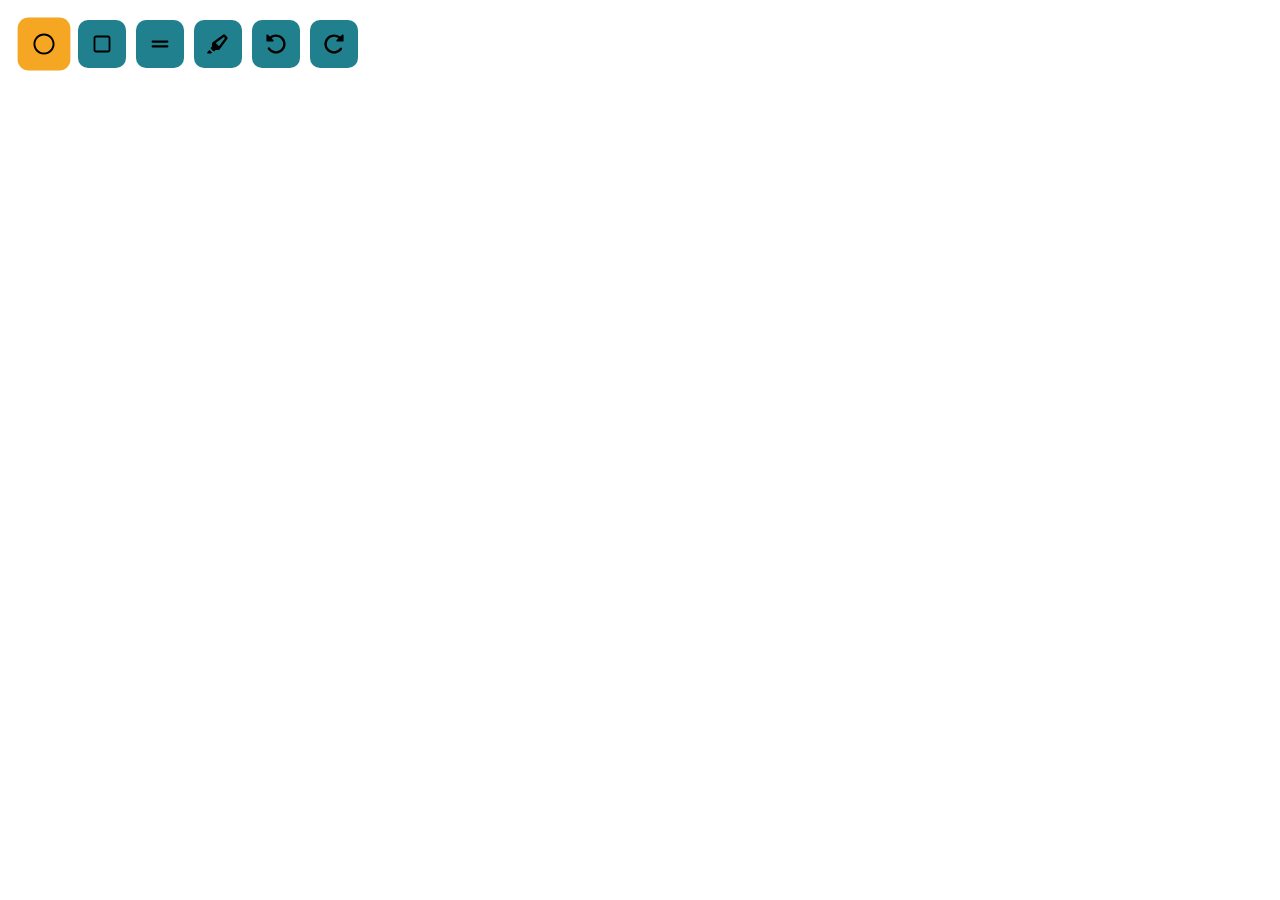
<file: whiteboard.html>
<!DOCTYPE html>
<html lang="en">
<head>
  <meta charset="UTF-8" />
  <meta name="viewport" content="width=device-width, initial-scale=1.0" />
  <title>Full Canvas Whiteboard</title>
  <style>
    html, body {
      margin: 0;
      padding: 0;
      height: 100%;
      width: 100%;
      overflow: hidden;
      background: #f4f6f7;
      font-family: "Inter", system-ui, sans-serif;
    }

    .whiteboard {
      position: relative;
      width: 100vw;
      height: 100vh;
      background: #fff;
      overflow: hidden;
    }

    /* === Tools === */
    .tools {
      position: absolute;
      top: 20px;
      left: 20px;
      display: flex;
      gap: 10px;
      z-index: 30;
    }

    .tools button {
      background: #21808d;
      border: none;
      padding: 12px;
      border-radius: 10px;
      cursor: pointer;
      transition: all 0.25s ease;
      display: flex;
      justify-content: center;
      align-items: center;
    }

    .tools button.active {
      background: #f5a623;
      transform: scale(1.1);
    }

    .tools button:hover {
      background: #27a0b5;
      transform: scale(1.1);
    }

    .tools button img {
      width: 24px;
      height: 24px;
    }

    /* Highlighter menu */
    .tool-with-menu {
      position: relative;
      display: inline-block;
    }

    .highlighter-menu {
      position: absolute;
      top: calc(100% + 8px);
      left: 50%;
      transform: translateX(-50%) translateY(-6px) scale(0.985);
      min-width: 240px;
      opacity: 0;
      pointer-events: none;
      background: rgba(0, 0, 0, 0.65);
      backdrop-filter: blur(10px);
      -webkit-backdrop-filter: blur(10px);
      border-radius: 12px;
      border: 1px solid rgba(255, 255, 255, 0.08);
      box-shadow: 0 10px 30px rgba(0, 0, 0, 0.35);
      padding: 10px 14px;
      z-index: 2000;
      transition: opacity 190ms ease, transform 230ms cubic-bezier(.2,.9,.3,1);
    }

    .tool-with-menu.open .highlighter-menu,
    .tool-with-menu:hover .highlighter-menu {
      opacity: 1;
      pointer-events: auto;
      transform: translateX(-50%) translateY(0) scale(1);
    }

    .highlighter-menu .controls {
      display: flex;
      gap: 8px;
      align-items: center;
    }

    .highlighter-color {
      width: 38px;
      height: 30px;
      border: 0;
      background: none;
      border-radius: 10px;
      padding: 0;
    }

    .hl-size {
      width: 150px;
    }

    .hl-size[type="range"] {
      appearance: none;
      -webkit-appearance: none;
      height: 8px;
      background: #21808d;
      border-radius: 6px;
    }

    .hl-size[type="range"]::-webkit-slider-runnable-track {
      height: 8px;
      background: linear-gradient(90deg, #27a0b5, #21808d);
      border-radius: 10px;
    }

    .hl-size[type="range"]::-webkit-slider-thumb {
      -webkit-appearance: none;
      height: 20px;
      width: 7.5px;
      border-radius: 1px;
      background: #fff;
      margin-top: -6px;
      box-shadow: 0 2px 6px rgba(0, 0, 0, 0.3);
    }

    canvas {
      position: absolute;
      top: 0;
      left: 0;
      width: 100%;
      height: 100%;
      user-select: none;
    }

    #highlightCanvas { z-index: 1; }
    #shapeCanvas { z-index: 2; }
    #previewCanvas { z-index: 3; pointer-events: none; }
  </style>
</head>
<body>

  <div class="whiteboard">
    <div class="tools">
      <button data-tool="circle" class="active"><img src="./media/circle-regular-full (1).svg" alt="Circle" /></button>
      <button data-tool="square"><img src="./media/square-regular-full.svg" alt="Square" /></button>
      <button data-tool="line"><img src="./media/grip-lines-solid-full.svg" alt="Line" /></button>

      <span class="tool-with-menu">
        <button data-tool="highlighter" id="hlBtn"><img src="./media/highlighter-solid-full.svg" alt="Highlighter" /></button>
        <div class="highlighter-menu" id="hlMenu">
          <div class="controls">
            <input type="color" id="hlColor" class="highlighter-color" value="#ffe34d" />
            <input type="range" id="hlSize" class="hl-size" min="4" max="60" value="18" />
          </div>
        </div>
      </span>

      <button id="undoBtn"><img src="./media/rotate-left-solid-full.svg" alt="Undo" /></button>
      <button id="redoBtn"><img src="./media/rotate-right-solid-full.svg" alt="Redo" /></button>
    </div>

    <canvas id="highlightCanvas"></canvas>
    <canvas id="shapeCanvas"></canvas>
    <canvas id="previewCanvas"></canvas>
  </div>

  <script>
    const whiteboard = document.querySelector('.whiteboard');
    const highlightCanvas = document.getElementById('highlightCanvas');
    const shapeCanvas = document.getElementById('shapeCanvas');
    const previewCanvas = document.getElementById('previewCanvas');

    const highlightCtx = highlightCanvas.getContext('2d');
    const shapeCtx = shapeCanvas.getContext('2d');
    const previewCtx = previewCanvas.getContext('2d');

    let currentTool = 'circle';
    let drawing = false;
    let startX = 0, startY = 0;
    let activePointerId = null;
    let isFreehand = false;
    let history = [], redoStack = [];

    function resizeCanvases() {
      const w = window.innerWidth;
      const h = window.innerHeight;
      [highlightCanvas, shapeCanvas, previewCanvas].forEach(c => {
        c.width = w;
        c.height = h;
      });
      restoreHistory();
    }

    window.addEventListener('resize', resizeCanvases);
    resizeCanvases();

    function saveState() {
      const combined = document.createElement('canvas');
      combined.width = shapeCanvas.width;
      combined.height = shapeCanvas.height;
      const ctx = combined.getContext('2d');
      ctx.drawImage(highlightCanvas, 0, 0);
      ctx.drawImage(shapeCanvas, 0, 0);
      history.push(combined.toDataURL());
      redoStack = [];
      if (history.length > 100) history.shift();
    }

    function restoreHistory() {
      [highlightCtx, shapeCtx, previewCtx].forEach(ctx => ctx.clearRect(0, 0, shapeCanvas.width, shapeCanvas.height));
      if (!history.length) return;
      const img = new Image();
      img.onload = () => shapeCtx.drawImage(img, 0, 0, shapeCanvas.width, shapeCanvas.height);
      img.src = history[history.length - 1];
    }

    // Tool buttons
    document.querySelectorAll('.tools button[data-tool]').forEach(btn => {
      btn.addEventListener('click', () => {
        currentTool = btn.dataset.tool;
        document.querySelectorAll('.tools button[data-tool]').forEach(b => b.classList.remove('active'));
        btn.classList.add('active');
      });
    });

    // Undo / Redo
    document.getElementById('undoBtn').addEventListener('click', () => {
      if (history.length > 1) {
        redoStack.push(history.pop());
        restoreHistory();
      }
    });

    document.getElementById('redoBtn').addEventListener('click', () => {
      if (redoStack.length) {
        history.push(redoStack.pop());
        restoreHistory();
      }
    });

    // Highlighter
    const hlBtn = document.getElementById('hlBtn');
    const hlColor = document.getElementById('hlColor');
    const hlSize = document.getElementById('hlSize');
    const hlWrapper = hlBtn.closest('.tool-with-menu');
    hlBtn.addEventListener('click', e => {
      hlWrapper.classList.toggle('open');
      e.stopPropagation();
    });
    document.addEventListener('click', e => {
      if (!e.target.closest('.tool-with-menu')) hlWrapper.classList.remove('open');
    });
    function setHlCssVar() {
      hlWrapper.style.setProperty('--hl-color', hlColor.value);
    }
    setHlCssVar();
    hlColor.addEventListener('input', setHlCssVar);

    // Drawing
    whiteboard.addEventListener('pointerdown', e => {
      if (e.target.closest('button, img, input')) return;
      drawing = true;
      isFreehand = currentTool === 'highlighter';
      const rect = whiteboard.getBoundingClientRect();
      startX = e.clientX - rect.left;
      startY = e.clientY - rect.top;
      activePointerId = e.pointerId;
      if (whiteboard.setPointerCapture) whiteboard.setPointerCapture(activePointerId);

      if (isFreehand) {
        highlightCtx.lineCap = 'round';
        highlightCtx.lineJoin = 'round';
        highlightCtx.strokeStyle = hlColor.value || '#ffe34d';
        highlightCtx.lineWidth = parseInt(hlSize.value || 18);
        highlightCtx.globalAlpha = 0.32;
        highlightCtx.beginPath();
        highlightCtx.moveTo(startX, startY);
      }
    });

    whiteboard.addEventListener('pointermove', e => {
      if (!drawing || e.pointerId !== activePointerId) return;
      const rect = whiteboard.getBoundingClientRect();
      const x = e.clientX - rect.left;
      const y = e.clientY - rect.top;
      previewCtx.clearRect(0, 0, previewCanvas.width, previewCanvas.height);

      if (isFreehand) {
        highlightCtx.lineTo(x, y);
        highlightCtx.stroke();
      } else {
        drawShape(previewCtx, startX, startY, x, y, currentTool);
      }
    });

    function finishPointer(e) {
      if (!drawing) return;
      if (e && e.pointerId && e.pointerId !== activePointerId) return;
      drawing = false;
      previewCtx.clearRect(0, 0, previewCanvas.width, previewCanvas.height);
      const rect = whiteboard.getBoundingClientRect();
      const endX = e ? e.clientX - rect.left : startX;
      const endY = e ? e.clientY - rect.top : startY;

      if (!isFreehand) drawShape(shapeCtx, startX, startY, endX, endY, currentTool);
      saveState();
    }

    whiteboard.addEventListener('pointerup', finishPointer);
    whiteboard.addEventListener('pointercancel', finishPointer);
    window.addEventListener('pointerup', finishPointer);

    function drawShape(ctx, x1, y1, x2, y2, tool) {
      ctx.lineWidth = 2;
      ctx.strokeStyle = "#000";
      ctx.beginPath();
      if (tool === "circle") {
        const r = Math.sqrt((x2 - x1) ** 2 + (y2 - y1) ** 2);
        ctx.arc(x1, y1, r, 0, Math.PI * 2);
      } else if (tool === "square") {
        ctx.rect(x1, y1, x2 - x1, y2 - y1);
      } else if (tool === "line") {
        ctx.moveTo(x1, y1);
        ctx.lineTo(x2, y2);
      }
      ctx.stroke();
    }

    // initial blank state
    const empty = document.createElement('canvas');
    empty.width = shapeCanvas.width;
    empty.height = shapeCanvas.height;
    history.push(empty.toDataURL());
    saveState();
  </script>
</body>
</html>
</file>
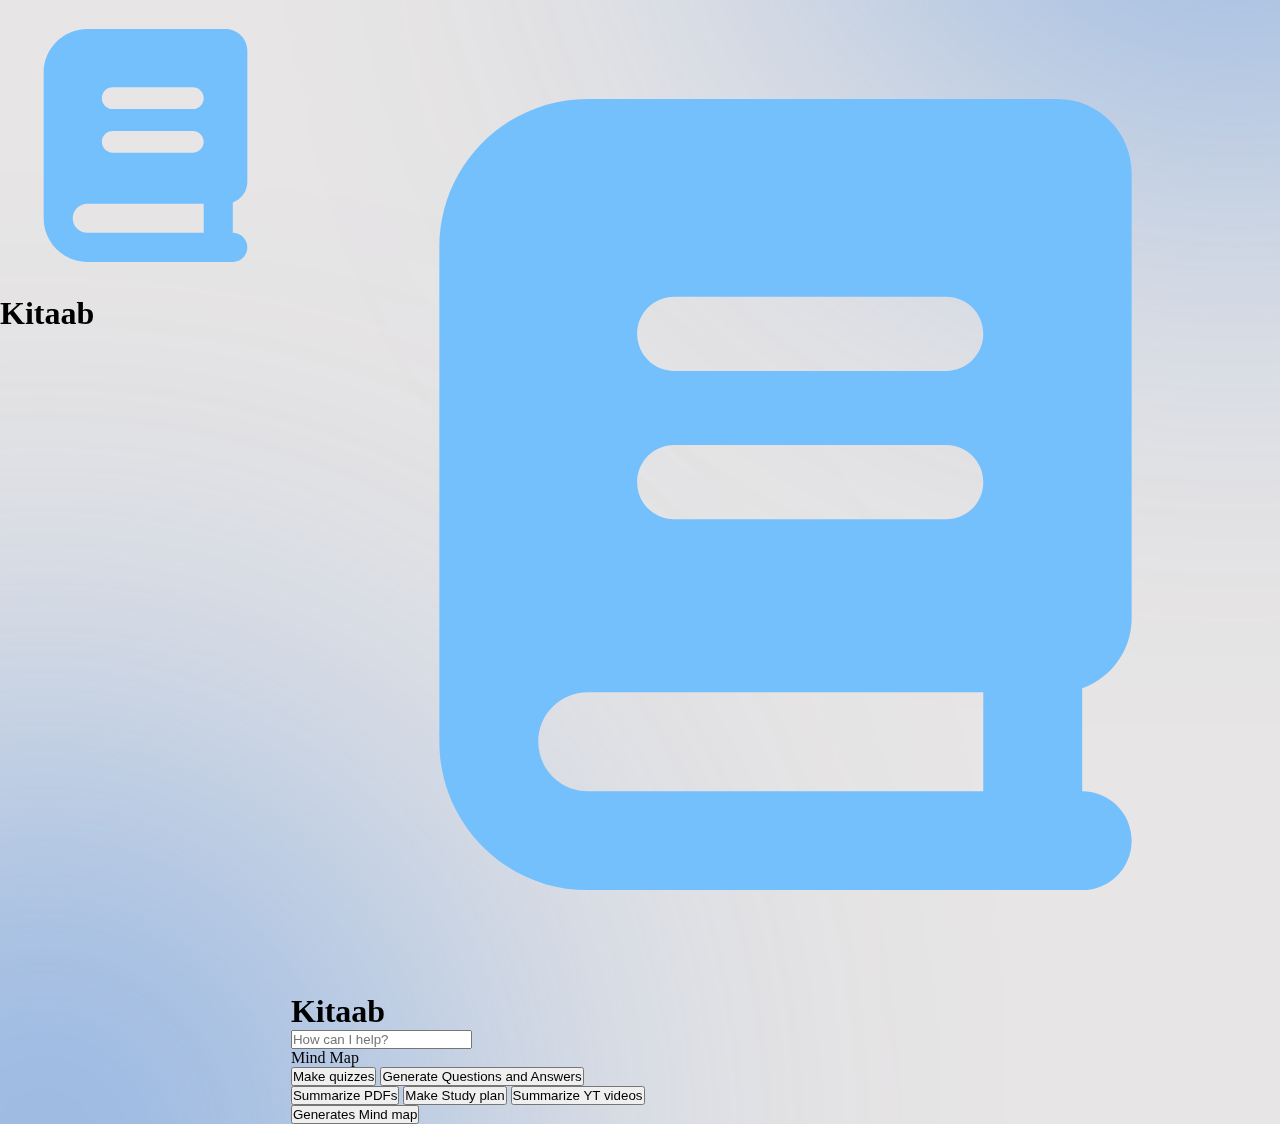
<file: notebook/notebook.html>
<!DOCTYPE html>
<html lang="en">

<head>
    <meta charset="UTF-8">
    <meta name="viewport" content="width=device-width, initial-scale=1.0">
    <title>Kitaab | Notebooks</title>
    <link rel="stylesheet" href="./notebook.css">
</head>

<body>
    <div class="ball ball1"></div>
    <div class="ball ball2"></div>
    <nav class="nav">
        <header>
            <div class="navBranding">
                <img src="../media/logo.svg">
                <h1>Kitaab</h1>
            </div>
        </header>
        <div class="notebooks"></div>
    </nav>
    <main>
        <div class="branding">
            <img src="../media/logo.svg">
            <h1>Kitaab</h1>
        </div>
        <div class="searchContainer">
            <input type="text" placeholder="How can I help?">
            <div class="modeSelected">Mind Map</div>
        </div>
        <div class="bubbles">
            <button class="bubble">Make quizzes</button>
            <button class="bubble">Generate Questions and Answers</button> <br>
            <button class="bubble">Summarize PDFs </button>
            <button class="bubble">Make Study plan</button>
            <button class="bubble">Summarize YT videos</button><br>
            <button class="bubble">Generates Mind map</button>
        </div>
    </main>

    <script src="./notebook.js"></script>
</body>

</html>
</file>
<file: index.css>
@import url('https://fonts.googleapis.com/css2?family=Montserrat:ital,wght@0,100..900;1,100..900&family=Poppins:ital,wght@0,100;0,200;0,300;0,400;0,500;0,600;0,700;0,800;0,900;1,100;1,200;1,300;1,400;1,500;1,600;1,700;1,800;1,900&display=swap');

:root {
    --sidebarElementsWidth: 92.5%;
    --sidebarElementsBorderRadius: 20px;
    --accent: rgb(54, 127, 223);
    --accent-blur: rgba(54, 127, 223, 0.500);
    --accent-hover: #3d91ff;
    --bg: #e7e5e5ff;
    --text: #000;
    --muted: #232323;
    /* for darkmode a8a8a8 */
    --translucentbg: rgba(255, 255, 255, 0.590);
    --itemsbg: rgb(232, 235, 244);
    --transition: 0.25s ease;
}

::-webkit-scrollbar,
::-webkit-scrollbar {
    width: 6px;
}

::-webkit-scrollbar-thumb,
::-webkit-scrollbar-thumb {
    background-color: var(--accent);
    border-radius: 3px;
}

::-webkit-scrollbar-track {
    background: var(--translucentbg);
    border-top-right-radius: 10px;
    border-bottom-right-radius: 10px;
}

* {
    margin: 0;
    padding: 0;
    box-sizing: border-box;
    transition: var(--transition);
}

body {
    width: 100vw;
    height: 100vh;
    display: grid;
    grid-template-columns: 2.5fr 8.5fr;
    overflow: hidden;
    background: var(--bg);
}

.ball {
    width: 600px;
    height: 600px;
    border-radius: 50%;
    background: var(--accent);
    filter: blur(300px);
    position: fixed;
    z-index: -1;
}

.ball1 {
    left: -20%;
    bottom: -60%;
}

.ball2 {
    right: -20%;
    top: -60%;
}

.nav {
    width: 100%;
    height: 100vh;
    display: flex;
    justify-content: center;
    align-items: center;
}

.nav header {
    width: 92.5%;
    font-family: "Poppins";
    display: flex;
    justify-content: center;
    align-items: center;
    font-size: 25px;
    padding: 10px;
    margin: 10px;
    color: var(--text);
}

.nav header img {
    width: 50px;
    height: 50px;
}

.nav nav {
    width: var(--sidebarElementsWidth);
    height: 80vh;
    background: var(--translucentbg);
    border-radius: var(--sidebarElementsBorderRadius);
    display: flex;
    justify-content: space-around;
    align-items: center;
    flex-direction: column;
}

.nav nav ul {
    width: var(--sidebarElementsWidth);
    height: 70%;
    display: flex;
    justify-content: center;
    align-items: center;
    flex-direction: column;
    background: var(--bg);
    border-radius: var(--sidebarElementsBorderRadius);
}

.nav nav ul li {
    width: var(--sidebarElementsWidth);
    height: 45px;
    padding: 10px;
    margin: 5px;
    list-style: none;
    background: var(--itemsbg);
    border-radius: 10px;
    cursor: pointer;
    transition: var(--transition);
    display: flex;
    justify-content: left;
    align-items: center;
}

.nav nav ul li:hover {
    scale: 1.05;
}

.nav nav ul li img {
    width: 30px;
    height: 30px;
    margin: 0px 10px;
}

.nav nav ul li a {
    text-decoration: none;
    font-size: 20px;
    color: var(--text);
    font-family: "Montserrat";
    display: flex;
    justify-content: left;
    align-items: center;
}

.nav nav .settings {
    width: var(--sidebarElementsWidth);
    height: 60px;
    padding: 10px;
    margin: 10.5px 12.5px;
    border-radius: var(--sidebarElementsBorderRadius);
    background: var(--bg);
    color: var(--text);
    font-family: "montserrat";
    display: flex;
    justify-content: space-around;
    align-items: center;
}

.switch {
    position: relative;
    display: inline-block;
    width: 60px;
    height: 34px;
    scale: 0.8;
}

.switch input {
    opacity: 0;
    width: 0;
    height: 0;
}

.slider {
    position: absolute;
    cursor: pointer;
    top: 0;
    left: 0;
    right: 0;
    bottom: 0;
    background-color: #ccc;
    -webkit-transition: .4s;
    transition: .4s;
    border-radius: 34px;
}

.slider:before {
    position: absolute;
    content: "";
    height: 26px;
    width: 26px;
    left: 4px;
    bottom: 4px;
    background-color: white;
    -webkit-transition: .4s;
    transition: .4s;
    border-radius: 50%;
}

input:checked+.slider {
    background-color: var(--accent);
}

input:focus+.slider {
    box-shadow: 0 0 1px var(--accent);
}

input:checked+.slider:before {
    -webkit-transform: translateX(26px);
    -ms-transform: translateX(26px);
    transform: translateX(26px);
}

.main {
    display: flex;
    align-items: center;
    flex-direction: column;
    width: 100%;
    height: 100vh;
}

.subjects {
    background: var(--translucentbg);
    width: 60%;
    height: 50vh;
    border-radius: 20px;
    font-family: "montserrat";
    padding: 15px;
    margin: 10px;
    margin-top: 10vh;
}

.subjects h3 {
    color: var(--muted)
}

.books {
    display: grid;
    background: var(--bg);
    border-radius: 10px;
    margin: 10px 0px;
    padding: 10px;
    grid-template-columns: 1fr 1fr;
    grid-template-columns: 1fr 1fr;
}

.book {
    height: 80px;
    margin: 10px;
    border-radius: 10px;
    display: flex;
    justify-content: left;
    align-items: center;
    flex-direction: row;
    background: var(--itemsbg);
    transition: var(--transition);
    z-index: 2;
}

.book:hover {
    transform: translateY(-5px);
    cursor: pointer;
}

.book .cover {
    width: 20%;
    height: 80%;
    background: var(--accent);
    margin: 10px;
    border-radius: 5px;
    display: flex;
    justify-content: center;
    align-items: center;
    color: var(--text);
    font-family: "cascadia code";
    font-weight: bold;
}

.book .info {
    font-family: "cascadia code";
    color: var(--text);
    width: 67.5%;
    display: flex;
    justify-content: left;
    flex-direction: column;
}

.book .bookName {
    text-transform: capitalize;
}

.credits {
    width: 100%;
    height: 35px;
    font-family: "montserrat";
    display: flex;
    justify-content: space-between;
    align-items: center;
    color: var(--text);
    padding: 15px;
    border-radius: 20px;
    margin-top: -30px;
    z-index: 1;
}

.credits p {
    background: var(--bg);
    padding: 5px 15px;
    border-radius: 50px;
}

.branding {
    display: flex;
    justify-content: center;
    align-items: center;
    width: 100%;
    color: var(--text);
    height: 50px;
    font-family: "poppins";
}

.branding img {
    width: 40px;
    height: 40px;
}

.searchContainer {
    position: absolute;
    bottom: 10px;
    left: 50%;
    transform: translate(-50%);
    width: 50vw;
    height: 60px;
    display: flex;
    justify-content: center;
    align-items: center;
    z-index: 4;
}

.searchContainer input {
    width: 90%;
    height: 50px;
    outline: none;
    border: 2px solid var(--accent);
    border-radius: 10px;
    background: var(--translucentbg);
    font-size: 18px;
    font-family: "cascadia code";
    padding: 10px;
    color: var(--text);
}

.searchContainer input:focus {
    background: var(--bg);
}

.suggestionContainer {
    position: absolute;
    bottom: -360px;
    left: 50%;
    transform: translate(-50%);
    min-width: 50vw;
    max-height: 50vh;
    display: flex;
    justify-content: center;
    align-items: center;
    z-index: 2;
}

.suggestionInnerContainer {
    position: relative;
    width: 90%;
    height: 90%;
    max-height: 50vh;
    outline: none;
    border: 2px solid var(--accent);
    border-radius: 10px;
    background: var(--bg);
    font-size: 18px;
    font-family: "cascadia code";
    color: var(--text);
    padding: 4px 0px;
    display: flex;
    justify-content: flex-start;
    align-items: center;
    flex-direction: column;
    overflow-y: scroll;
    box-shadow: 0px -20px 100px 20px rgba(255, 255, 255, 0.1);
    transition: var(--transition);
}

.suggestion {
    width: 97.5%;
    min-height: 45px;
    background: var(--bg);
    color: var(--muted);
    margin: 3px 0px;
    cursor: pointer;
    display: flex;
    justify-content: left;
    align-items: center;
    padding: 5px;
    border-bottom: 1px solid var(--accent);
    transition: background var(--transition), color var(--transition), transform var(--transition);
    animation: slideUp 0.3s ease-out forwards;
}

@keyframes slideUp {
    from {
        transform: translateY(10px);
        opacity: 0;
    }

    to {
        transform: translateY(0);
        opacity: 1;
    }
}


.suggestion:hover {
    background: var(--accent);
    color: var(--bg);
    border-radius: 5px;
    transform: translateY(-2px);

}

.suggestion:last-child {
    border: none;
}

.buttons {
    padding: 10px;
    width: 60%;
    height: 80px;
    display: flex;
    justify-content: space-around;
    align-items: center;
    margin: 10px;
}

.buttons a {
    text-decoration: none;
    width: 40%;
    height: 100%;
}

.buttons a button {
    padding: 10px;
    background: var(--translucentbg);
    border: 1px solid var(--accent);
    color: var(--text);
    border-radius: 10px;
    height: 90%;
    width: 100%;
    font-family: "cascadia code";
    cursor: pointer;
}

.buttons a button:hover {
    background: var(--accent);
    color: var(--bg);
}

.chapterLists {
    position: absolute;
    top: 150%;
    left: 50%;
    transform: translate(-50%, -50%);
    width: 50vw;
    height: 90vh;
    backdrop-filter: blur(100px) saturate(100%);
    border: 2px solid var(--accent);
    z-index: 5;
    border-radius: 10px;
    box-shadow: 0px 0px 20px 2px var(--accent-blur);
    display: flex;
    justify-content: flex-start;
    align-items: center;
    flex-direction: column;
}

.chapterListsContainer {
    width: 100%;
    max-height: 85vh;
    display: flex;
    justify-content: flex-start;
    align-items: center;
    flex-direction: column;
    overflow-y: scroll;
}

.chapterLists > .headder {
    width: 100%;
    position: sticky;
    top: 0;
    background: var(--translucentbg);
    backdrop-filter: blur(100px);
    padding: 10px;
    color: var(--muted);
    font-family: "Poppins", sans-serif;
    font-weight: 500;
    letter-spacing: 0.5px;
    margin-bottom: 8px;
    border-radius: 10px;
    border-top-right-radius: 0px;
    display: flex;
    justify-content: space-between;
    align-items: center;
}

.chapterLists .closeList {
    padding: 10px;
    background: var(--translucentbg);
    border: 1px solid var(--accent);
    color: var(--text);
    border-radius: 10px;
    height: 90%;
    width: 60px;
    font-family: "cascadia code";
    cursor: pointer;
    display: flex;
    justify-content: center;
    align-items: center;
}

.closeList:hover {
    background: var(--accent);
    color: var(--bg);
}

.chapterListsContainer .chapter {
    width: 95%;
    min-height: 48px;
    padding: 12px 16px;
    background: rgba(255, 255, 255, 0.08);
    border-radius: 10px;
    border: 1px solid var(--accent);
    color: var(--text);
    font-family: "Poppins", sans-serif;
    font-size: 14px;
    display: flex;
    align-items: center;
    margin: 5px 0px;
    cursor: pointer;
    animation: slideUp 1s ease-out forwards;
}

.chapter:hover {
    background: rgba(255, 255, 255, 0.15);
    transform: translateY(-2px);
}
</file>
<file: notebook/notebook.css>
@import url('https://fonts.googleapis.com/css2?family=Montserrat:ital,wght@0,100..900;1,100..900&family=Poppins:ital,wght@0,100;0,200;0,300;0,400;0,500;0,600;0,700;0,800;0,900;1,100;1,200;1,300;1,400;1,500;1,600;1,700;1,800;1,900&display=swap');

:root {
    --sidebarElementsWidth: 92.5%;
    --sidebarElementsBorderRadius: 20px;
    --accent: rgb(54, 127, 223);
    --accent-blur: rgba(54, 127, 223, 0.500);
    --accent-hover: #3d91ff;
    --bg: #e7e5e5ff;
    --text: #000;
    --muted: #232323;
    /* for darkmode a8a8a8 */
    --translucentbg: rgba(255, 255, 255, 0.590);
    --itemsbg: rgb(232, 235, 244);
    --transition: 0.25s ease;
}

::-webkit-scrollbar,
::-webkit-scrollbar {
    width: 6px;
}

::-webkit-scrollbar-thumb,
::-webkit-scrollbar-thumb {
    background-color: var(--accent);
    border-radius: 3px;
}

::-webkit-scrollbar-track {
    background: var(--translucentbg);
    border-top-right-radius: 10px;
    border-bottom-right-radius: 10px;
}

* {
    margin: 0;
    padding: 0;
    box-sizing: border-box;
    transition: var(--transition);
}

body {
    width: 100vw;
    height: 100vh;
    display: grid;
    grid-template-columns: 2.5fr 8.5fr;
    overflow: hidden;
    background: var(--bg);
}

.ball {
    width: 600px;
    height: 600px;
    border-radius: 50%;
    background: var(--accent);
    filter: blur(300px);
    position: fixed;
    z-index: -1;
}

.ball1 {
    left: -20%;
    bottom: -60%;
}

.ball2 {
    right: -20%;
    top: -60%;
}
</file>
